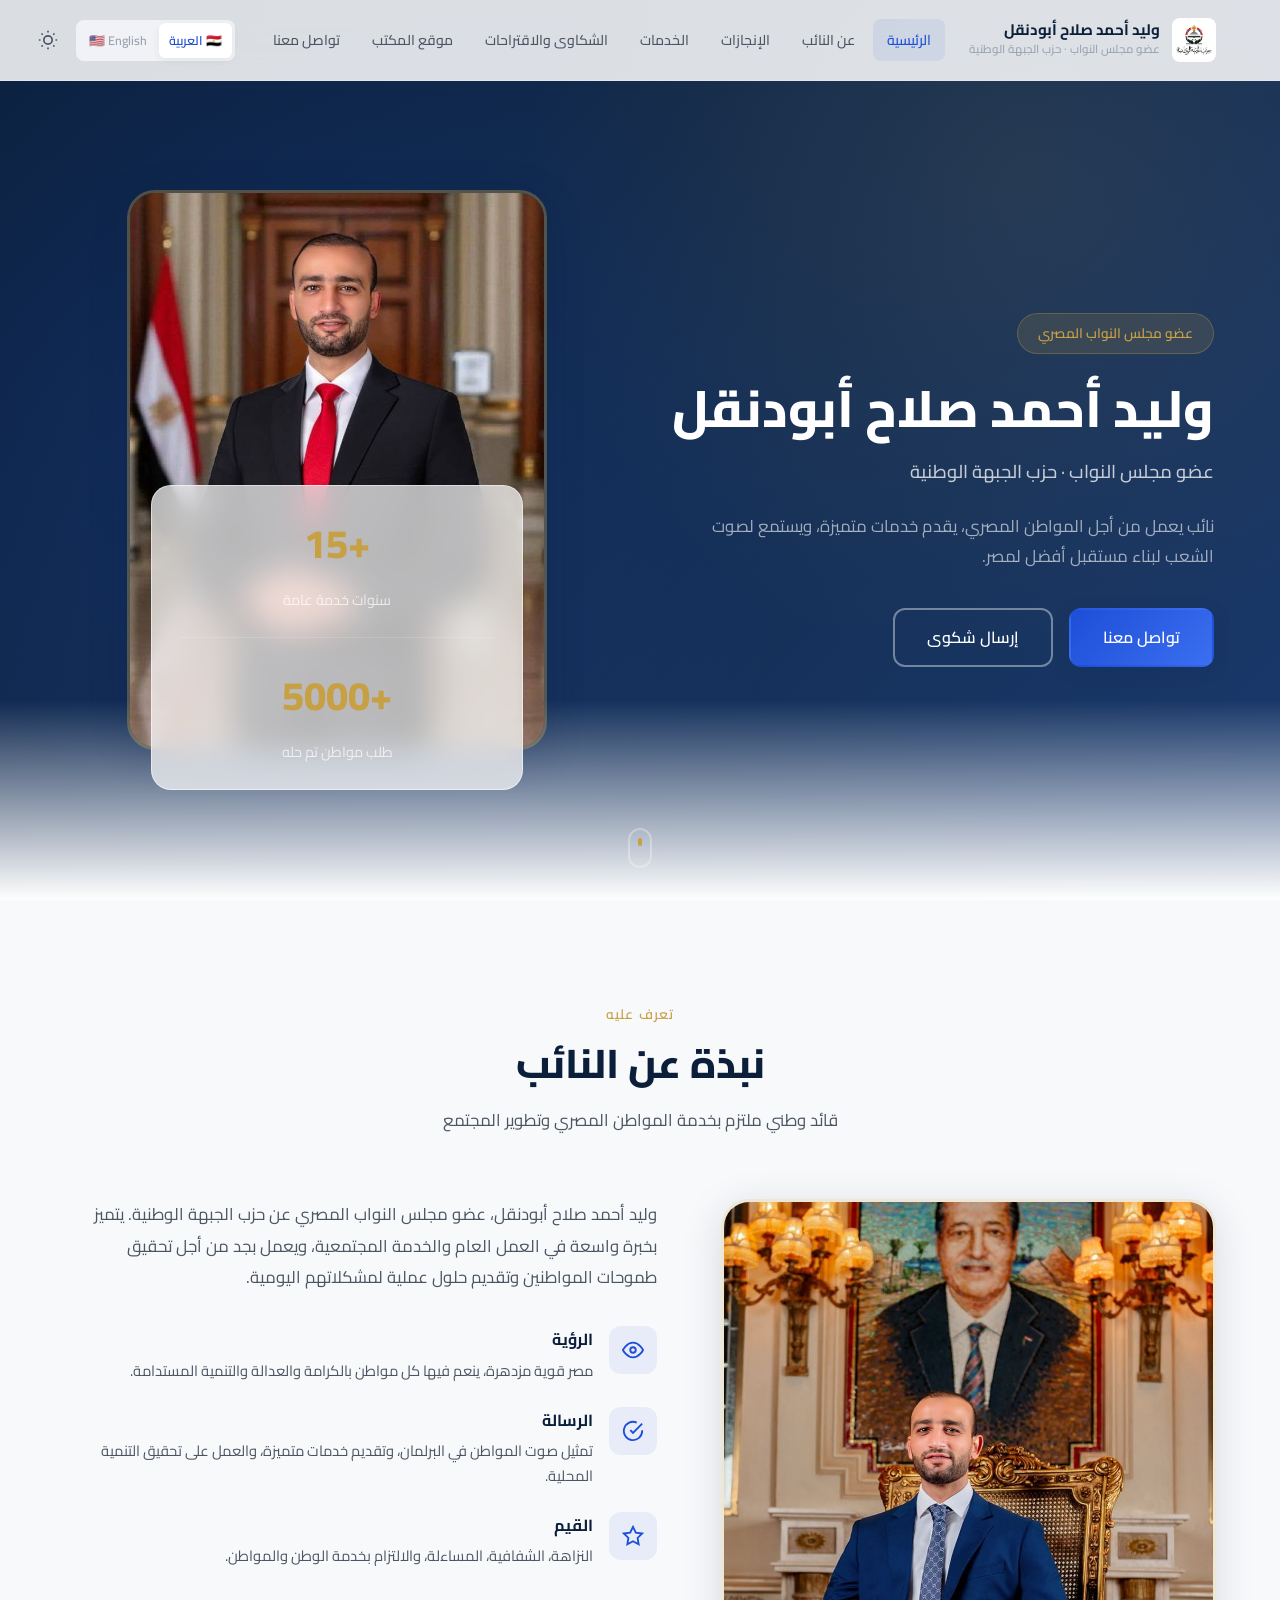
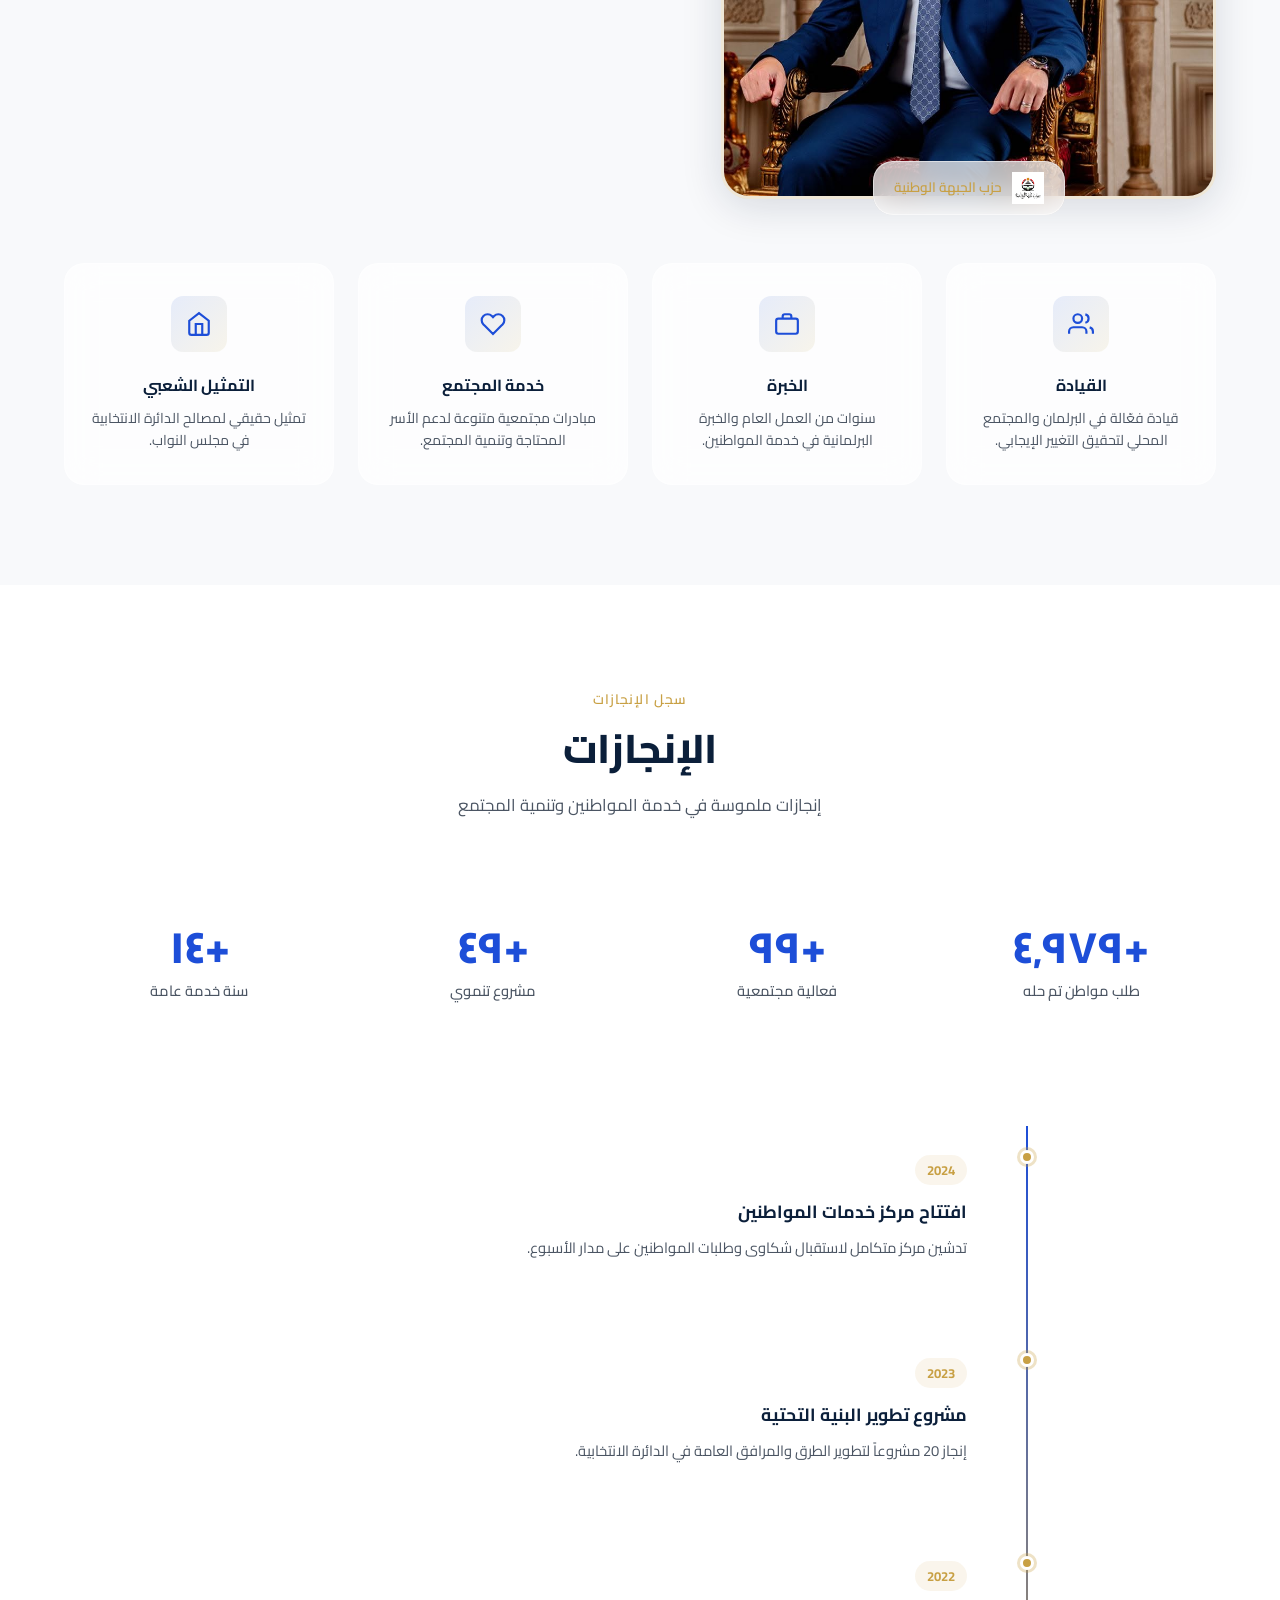
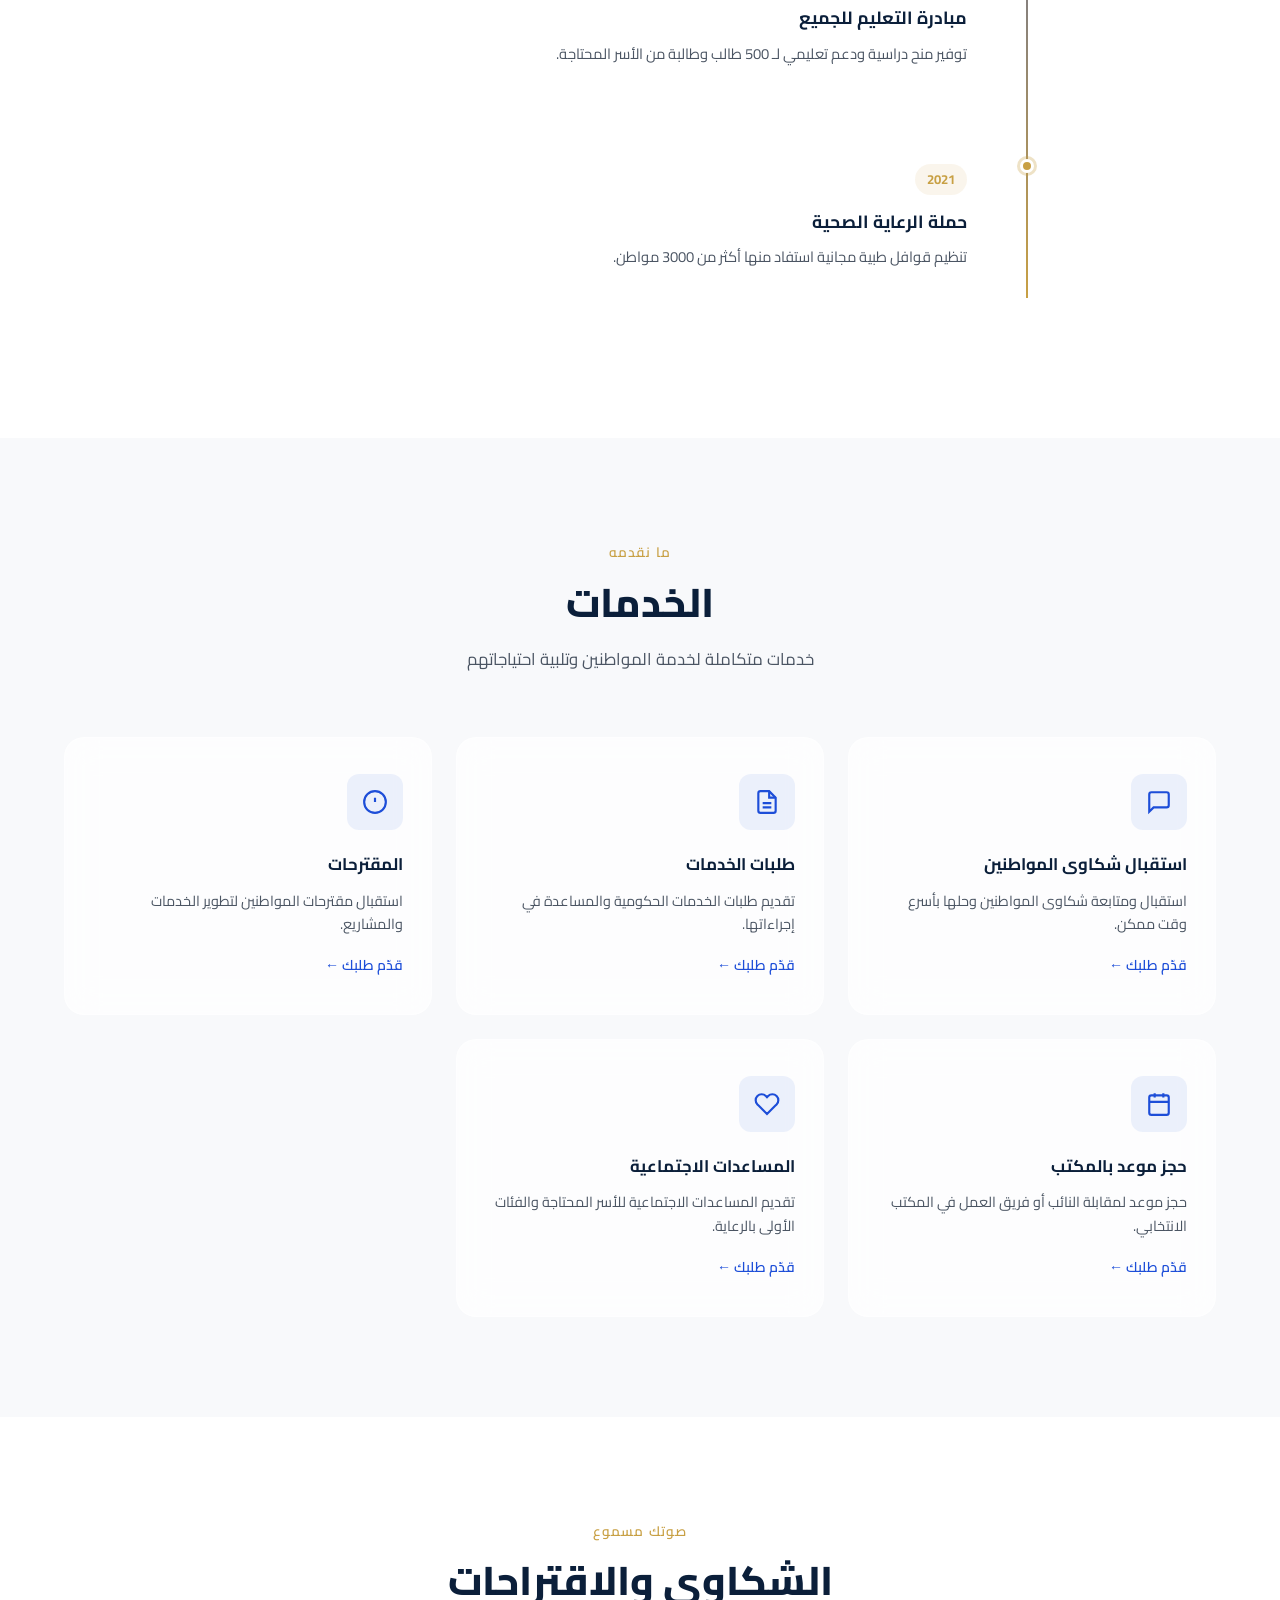
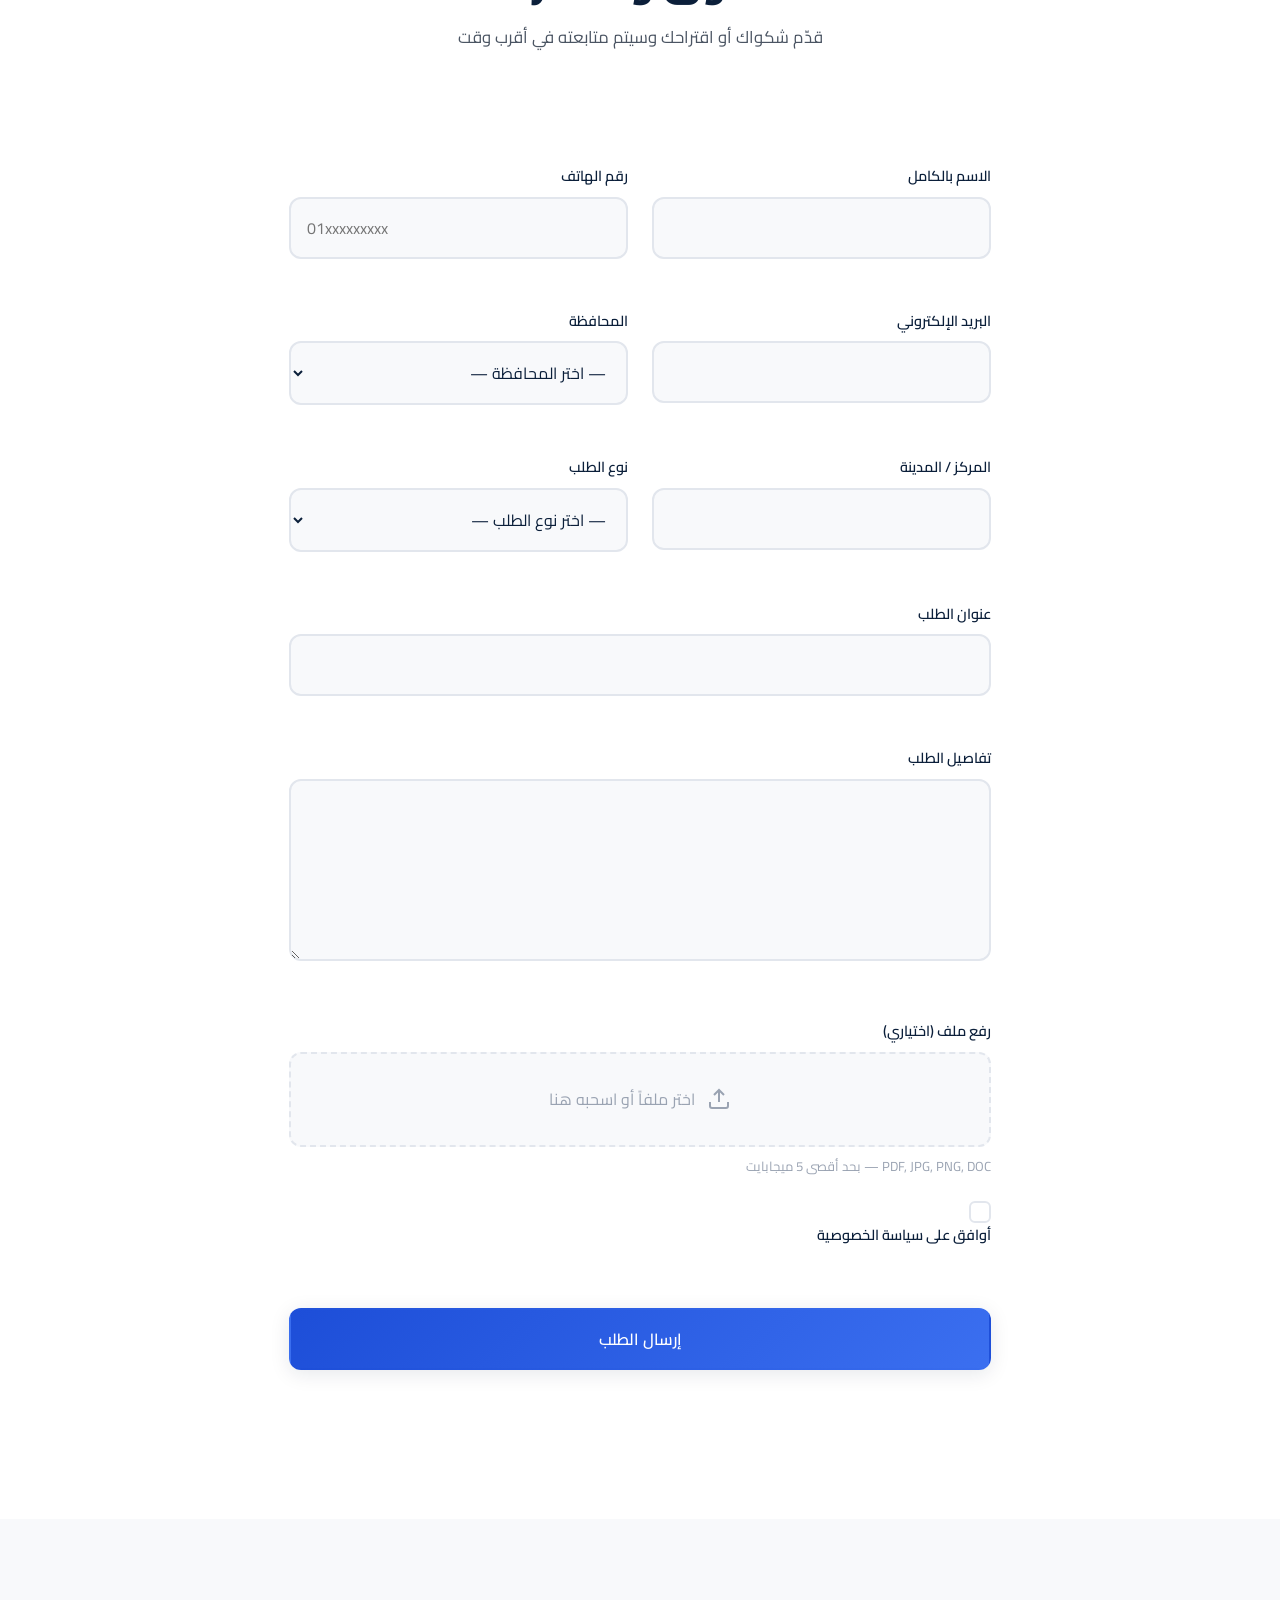
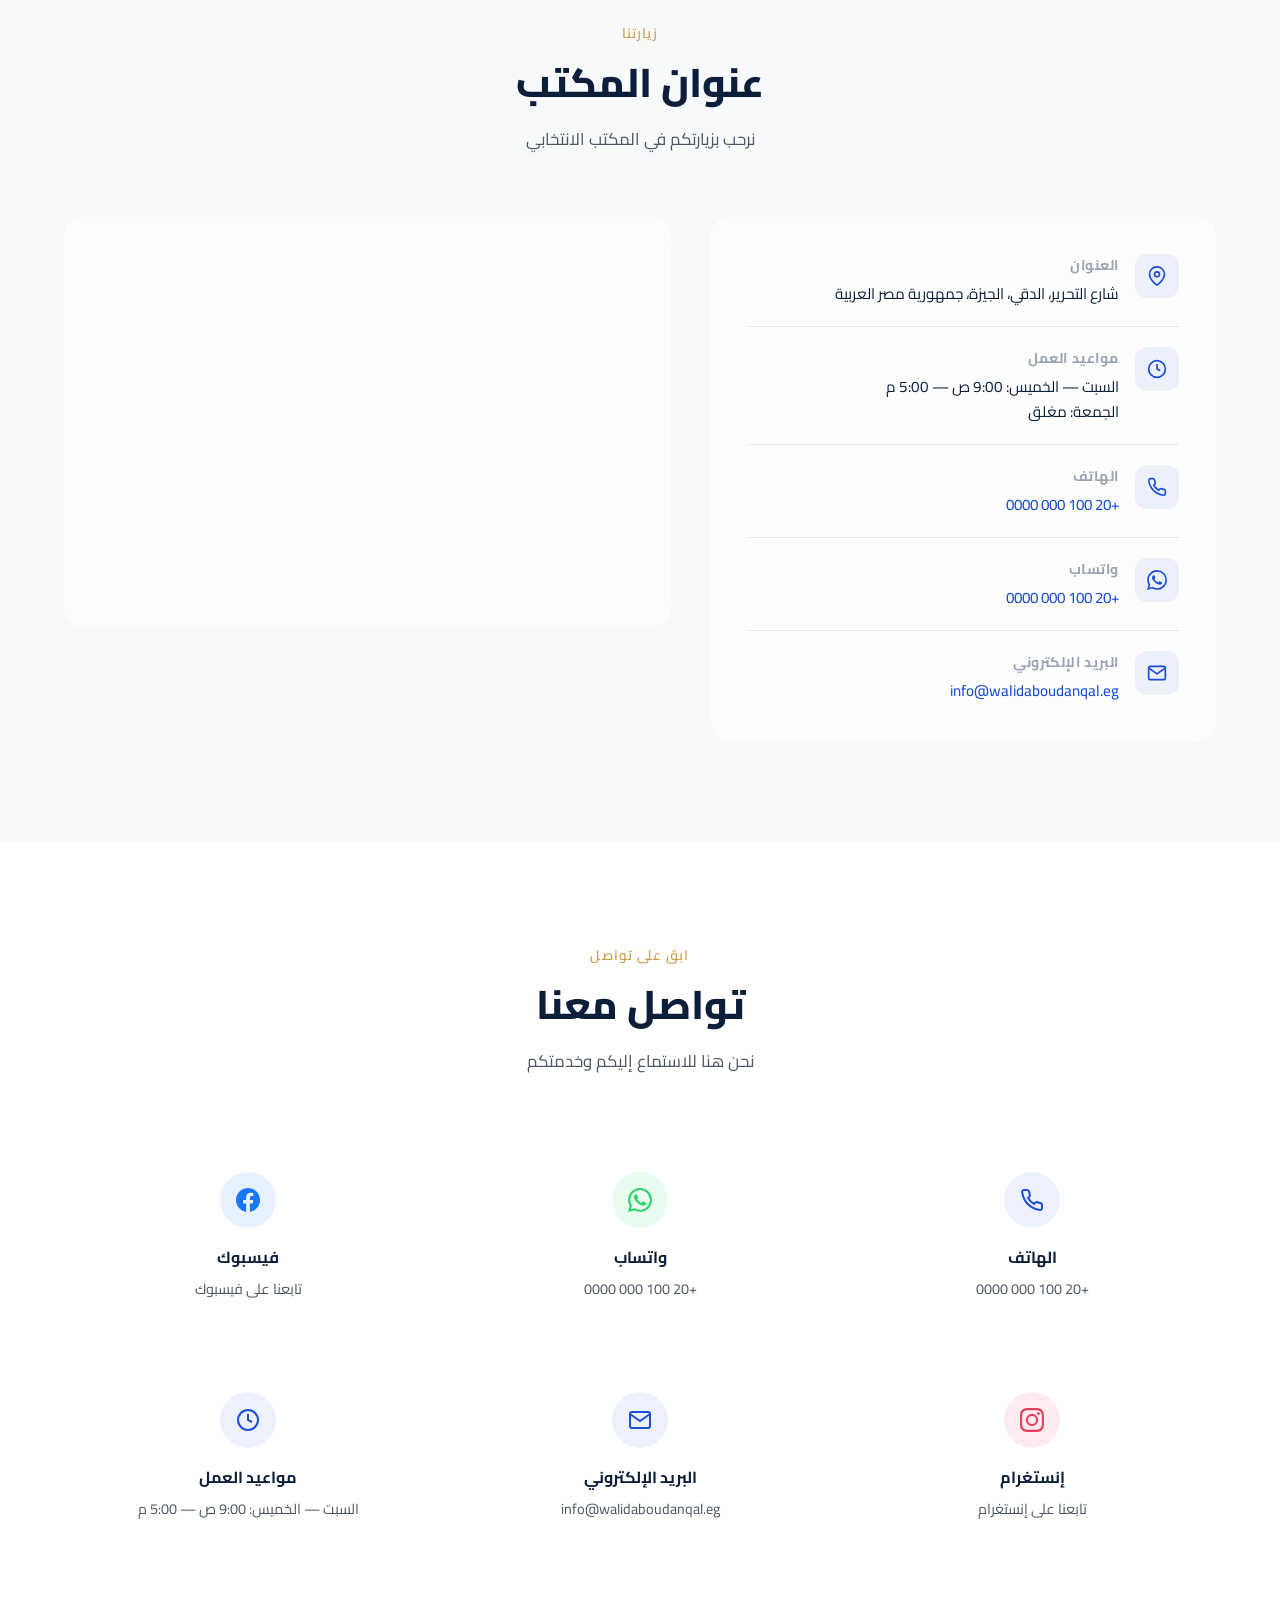
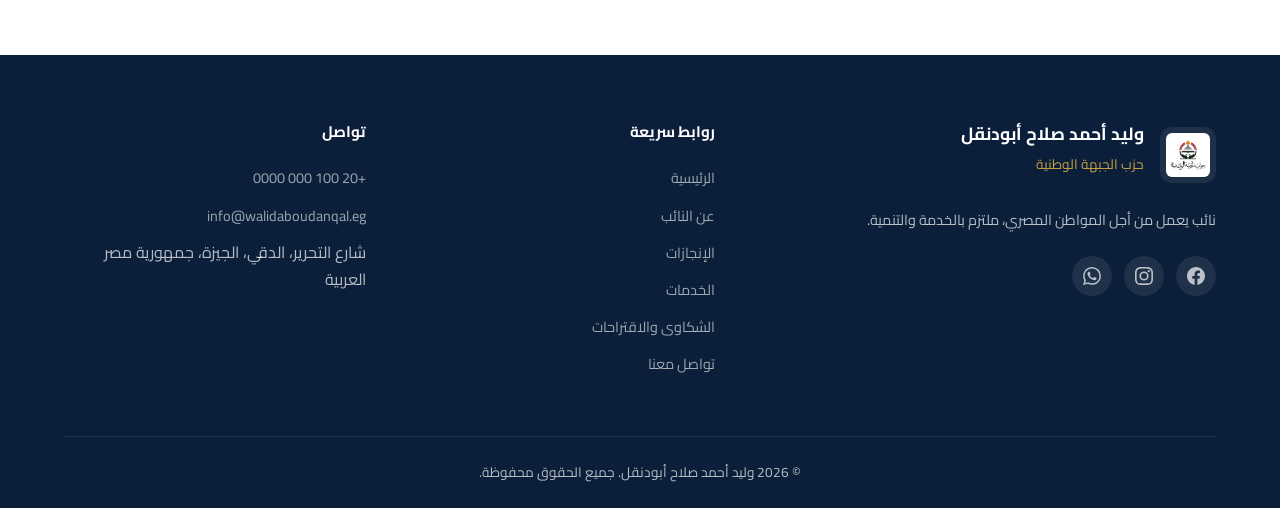
<file: index.html>
<!DOCTYPE html>
<html lang="ar" dir="rtl">
<head>
  <meta charset="UTF-8">
  <meta name="viewport" content="width=device-width, initial-scale=1.0">
  <meta name="description" content="الموقع الرسمي للنائب وليد أحمد صلاح أبودنقل — عضو مجلس النواب المصري عن حزب الجبهة الوطنية. خدمات المواطنين، الشكاوى، والتواصل المباشر.">
  <meta name="keywords" content="وليد أبودنقل, مجلس النواب, حزب الجبهة الوطنية, نائب, مصر, شكاوى مواطنين">
  <meta name="author" content="وليد أحمد صلاح أبودنقل">
  <meta name="robots" content="index, follow">

  <!-- Open Graph -->
  <meta property="og:type" content="website">
  <meta property="og:title" content="وليد أحمد صلاح أبودنقل | عضو مجلس النواب">
  <meta property="og:description" content="الموقع الرسمي للنائب وليد أحمد صلاح أبودنقل — خدمات المواطنين والتواصل المباشر">
  <meta property="og:locale" content="ar_EG">
  <meta property="og:locale:alternate" content="en_US">
  <meta property="og:site_name" content="وليد أبودنقل">
  <meta property="og:image" content="waleed.jpg">

  <title>وليد أحمد صلاح أبودنقل | عضو مجلس النواب</title>
  <link rel="icon" href="logo.png" type="image/png">

  <!-- Fonts -->
  <link rel="preconnect" href="https://fonts.googleapis.com">
  <link rel="preconnect" href="https://fonts.gstatic.com" crossorigin>
  <link href="https://fonts.googleapis.com/css2?family=Cairo:wght@300;400;500;600;700;800&family=Inter:wght@300;400;500;600;700;800&display=swap" rel="stylesheet">

  <!-- Styles -->
  <link rel="stylesheet" href="style.css">

  <!-- Schema.org — Politician -->
  <script type="application/ld+json">
  {
    "@context": "https://schema.org",
    "@type": "Person",
    "name": "وليد أحمد صلاح أبودنقل",
    "alternateName": "Walid Ahmed Salah Aboudanqal",
    "jobTitle": "Member of the Egyptian House of Representatives",
    "nationality": { "@type": "Country", "name": "Egypt" },
    "memberOf": {
      "@type": "Organization",
      "name": "حزب الجبهة الوطنية",
      "alternateName": "National Front Party"
    },
    "url": "https://walidaboudanqal.eg",
    "email": "info@walidaboudanqal.eg",
    "telephone": "+201000000000",
    "image": "waleed.jpg"
  }
  </script>
</head>
<body>

  <!-- Loading Screen -->
  <div id="loading-screen" class="loading-screen" aria-hidden="true">
    <div class="loading-content">
      <div class="loading-logo">
        <img src="logo.png" alt="" width="80" height="80" aria-hidden="true">
      </div>
      <div class="loading-bar"><div class="loading-progress"></div></div>
      <p class="loading-text" data-i18n="loading">جاري التحميل...</p>
    </div>
  </div>

  <!-- Skip Link -->
  <a href="#main-content" class="skip-link" data-i18n="skipToContent">تخطي إلى المحتوى</a>

  <!-- Header / Navigation -->
  <header id="header" class="header" role="banner">
    <div class="container header-inner">
      <!-- Logo & Name -->
      <a href="#home" class="logo" aria-label="الصفحة الرئيسية">
        <div class="logo-icon">
          <img src="logo.png" alt="حزب الجبهة الوطنية" width="44" height="44" data-i18n-alt="logoAlt">
        </div>
        <div class="logo-text">
          <span class="logo-name" data-i18n="mpName">وليد أحمد صلاح أبودنقل</span>
          <span class="logo-subtitle" data-i18n="logoSubtitle">عضو مجلس النواب · حزب الجبهة الوطنية</span>
        </div>
      </a>

      <!-- Desktop Navigation -->
      <nav class="nav" role="navigation" aria-label="القائمة الرئيسية">
        <ul class="nav-list" id="nav-list">
          <li><a href="#home" class="nav-link active" data-i18n="navHome">الرئيسية</a></li>
          <li><a href="#about" class="nav-link" data-i18n="navAbout">عن النائب</a></li>
          <li><a href="#achievements" class="nav-link" data-i18n="navAchievements">الإنجازات</a></li>
          <li><a href="#services" class="nav-link" data-i18n="navServices">الخدمات</a></li>
          <li><a href="#complaints" class="nav-link" data-i18n="navComplaints">الشكاوى والاقتراحات</a></li>
          <li><a href="#office" class="nav-link" data-i18n="navOffice">موقع المكتب</a></li>
          <li><a href="#contact" class="nav-link" data-i18n="navContact">تواصل معنا</a></li>
        </ul>
      </nav>

      <!-- Header Actions -->
      <div class="header-actions">
        <!-- Language Switcher -->
        <div class="lang-switch" role="group" aria-label="تبديل اللغة">
          <button class="lang-btn active" data-lang="ar" aria-pressed="true" aria-label="العربية">
            🇪🇬 <span>العربية</span>
          </button>
          <button class="lang-btn" data-lang="en" aria-pressed="false" aria-label="English">
            🇺🇸 <span>English</span>
          </button>
        </div>

        <!-- Theme Toggle -->
        <button id="theme-toggle" class="theme-toggle" aria-label="تبديل الوضع الليلي" title="تبديل الوضع">
          <svg class="icon-sun" viewBox="0 0 24 24" fill="none" stroke="currentColor" stroke-width="2" aria-hidden="true">
            <circle cx="12" cy="12" r="5"/><path d="M12 1v2M12 21v2M4.22 4.22l1.42 1.42M18.36 18.36l1.42 1.42M1 12h2M21 12h2M4.22 19.78l1.42-1.42M18.36 5.64l1.42-1.42"/>
          </svg>
          <svg class="icon-moon" viewBox="0 0 24 24" fill="none" stroke="currentColor" stroke-width="2" aria-hidden="true">
            <path d="M21 12.79A9 9 0 1 1 11.21 3 7 7 0 0 0 21 12.79z"/>
          </svg>
        </button>

        <!-- Mobile Menu Toggle -->
        <button id="menu-toggle" class="menu-toggle" aria-expanded="false" aria-controls="nav-list" aria-label="فتح القائمة">
          <span></span><span></span><span></span>
        </button>
      </div>
    </div>
  </header>

  <main id="main-content">

    <!-- Hero Section -->
    <section id="home" class="hero" aria-labelledby="hero-title">
      <div class="hero-bg" aria-hidden="true">
        <div class="hero-pattern"></div>
        <div class="hero-gradient"></div>
      </div>
      <div class="container hero-inner">
        <div class="hero-content reveal">
          <div class="hero-badge" data-i18n="heroBadge">عضو مجلس النواب المصري</div>
          <h1 id="hero-title" class="hero-title" data-i18n="mpName">وليد أحمد صلاح أبودنقل</h1>
          <p class="hero-subtitle" data-i18n="heroSubtitle">عضو مجلس النواب · حزب الجبهة الوطنية</p>
          <p class="hero-desc" data-i18n="heroDesc">نائب يعمل من أجل المواطن المصري، يقدم خدمات متميزة، ويستمع لصوت الشعب لبناء مستقبل أفضل لمصر.</p>
          <div class="hero-buttons">
            <a href="#contact" class="btn btn-primary" data-i18n="heroBtnContact">تواصل معنا</a>
            <a href="#complaints" class="btn btn-outline" data-i18n="heroBtnComplaint">إرسال شكوى</a>
          </div>
        </div>
        <div class="hero-visual reveal">
          <div class="hero-portrait-wrap">
            <img src="waleed.jpg" alt="وليد أحمد صلاح أبودنقل - عضو مجلس النواب" class="hero-portrait" width="420" height="560" loading="eager" data-i18n-alt="heroPhotoAlt">
            <div class="hero-card glass">
              <div class="hero-stat">
                <span class="hero-stat-num">+15</span>
                <span class="hero-stat-label" data-i18n="heroStatYears">سنوات خدمة عامة</span>
              </div>
              <div class="hero-divider"></div>
              <div class="hero-stat">
                <span class="hero-stat-num">+5000</span>
                <span class="hero-stat-label" data-i18n="heroStatRequests">طلب مواطن تم حله</span>
              </div>
            </div>
          </div>
        </div>
      </div>
      <div class="hero-scroll" aria-hidden="true">
        <div class="scroll-indicator"></div>
      </div>
    </section>

    <!-- About Section -->
    <section id="about" class="section about" aria-labelledby="about-title">
      <div class="container">
        <div class="section-header reveal">
          <span class="section-tag" data-i18n="aboutTag">تعرف عليه</span>
          <h2 id="about-title" class="section-title" data-i18n="aboutTitle">نبذة عن النائب</h2>
          <p class="section-desc" data-i18n="aboutDesc">قائد وطني ملتزم بخدمة المواطن المصري وتطوير المجتمع</p>
        </div>

        <div class="about-grid">
          <!-- Representative Photo -->
          <div class="about-image reveal">
            <div class="about-image-frame">
              <img src="waleed2.jpg" alt="وليد أحمد صلاح أبودنقل - عضو مجلس النواب" class="about-photo" width="480" height="600" loading="lazy" data-i18n-alt="aboutPhotoAlt">
              <div class="about-badge glass">
                <img src="logo.png" alt="" class="about-badge-logo" width="32" height="32" aria-hidden="true">
                <span data-i18n="aboutBadge">حزب الجبهة الوطنية</span>
              </div>
            </div>
          </div>

          <!-- Biography -->
          <div class="about-content reveal">
            <p class="about-bio" data-i18n="aboutBio">وليد أحمد صلاح أبودنقل، عضو مجلس النواب المصري عن حزب الجبهة الوطنية. يتميز بخبرة واسعة في العمل العام والخدمة المجتمعية، ويعمل بجد من أجل تحقيق طموحات المواطنين وتقديم حلول عملية لمشكلاتهم اليومية.</p>

            <div class="about-pillars">
              <div class="pillar">
                <div class="pillar-icon" aria-hidden="true">
                  <svg viewBox="0 0 24 24" fill="none" stroke="currentColor" stroke-width="2"><path d="M1 12s4-8 11-8 11 8 11 8-4 8-11 8-11-8-11-8z"/><circle cx="12" cy="12" r="3"/></svg>
                </div>
                <div>
                  <h3 data-i18n="visionTitle">الرؤية</h3>
                  <p data-i18n="visionText">مصر قوية مزدهرة، ينعم فيها كل مواطن بالكرامة والعدالة والتنمية المستدامة.</p>
                </div>
              </div>
              <div class="pillar">
                <div class="pillar-icon" aria-hidden="true">
                  <svg viewBox="0 0 24 24" fill="none" stroke="currentColor" stroke-width="2"><path d="M22 11.08V12a10 10 0 1 1-5.93-9.14"/><polyline points="22 4 12 14.01 9 11.01"/></svg>
                </div>
                <div>
                  <h3 data-i18n="missionTitle">الرسالة</h3>
                  <p data-i18n="missionText">تمثيل صوت المواطن في البرلمان، وتقديم خدمات متميزة، والعمل على تحقيق التنمية المحلية.</p>
                </div>
              </div>
              <div class="pillar">
                <div class="pillar-icon" aria-hidden="true">
                  <svg viewBox="0 0 24 24" fill="none" stroke="currentColor" stroke-width="2"><polygon points="12 2 15.09 8.26 22 9.27 17 14.14 18.18 21.02 12 17.77 5.82 21.02 7 14.14 2 9.27 8.91 8.26 12 2"/></svg>
                </div>
                <div>
                  <h3 data-i18n="valuesTitle">القيم</h3>
                  <p data-i18n="valuesText">النزاهة، الشفافية، المساءلة، والالتزام بخدمة الوطن والمواطن.</p>
                </div>
              </div>
            </div>
          </div>
        </div>

        <!-- Value Cards -->
        <div class="about-cards">
          <div class="about-card glass reveal">
            <div class="about-card-icon" aria-hidden="true">
              <svg viewBox="0 0 24 24" fill="none" stroke="currentColor" stroke-width="2"><path d="M17 21v-2a4 4 0 0 0-4-4H5a4 4 0 0 0-4 4v2"/><circle cx="9" cy="7" r="4"/><path d="M23 21v-2a4 4 0 0 0-3-3.87"/><path d="M16 3.13a4 4 0 0 1 0 7.75"/></svg>
            </div>
            <h3 data-i18n="cardLeadership">القيادة</h3>
            <p data-i18n="cardLeadershipDesc">قيادة فعّالة في البرلمان والمجتمع المحلي لتحقيق التغيير الإيجابي.</p>
          </div>
          <div class="about-card glass reveal">
            <div class="about-card-icon" aria-hidden="true">
              <svg viewBox="0 0 24 24" fill="none" stroke="currentColor" stroke-width="2"><rect x="2" y="7" width="20" height="14" rx="2"/><path d="M16 7V5a2 2 0 0 0-2-2h-4a2 2 0 0 0-2 2v2"/></svg>
            </div>
            <h3 data-i18n="cardExperience">الخبرة</h3>
            <p data-i18n="cardExperienceDesc">سنوات من العمل العام والخبرة البرلمانية في خدمة المواطنين.</p>
          </div>
          <div class="about-card glass reveal">
            <div class="about-card-icon" aria-hidden="true">
              <svg viewBox="0 0 24 24" fill="none" stroke="currentColor" stroke-width="2"><path d="M20.84 4.61a5.5 5.5 0 0 0-7.78 0L12 5.67l-1.06-1.06a5.5 5.5 0 0 0-7.78 7.78l1.06 1.06L12 21.23l7.78-7.78 1.06-1.06a5.5 5.5 0 0 0 0-7.78z"/></svg>
            </div>
            <h3 data-i18n="cardCommunity">خدمة المجتمع</h3>
            <p data-i18n="cardCommunityDesc">مبادرات مجتمعية متنوعة لدعم الأسر المحتاجة وتنمية المجتمع.</p>
          </div>
          <div class="about-card glass reveal">
            <div class="about-card-icon" aria-hidden="true">
              <svg viewBox="0 0 24 24" fill="none" stroke="currentColor" stroke-width="2"><path d="M3 9l9-7 9 7v11a2 2 0 0 1-2 2H5a2 2 0 0 1-2-2z"/><polyline points="9 22 9 12 15 12 15 22"/></svg>
            </div>
            <h3 data-i18n="cardRepresentation">التمثيل الشعبي</h3>
            <p data-i18n="cardRepresentationDesc">تمثيل حقيقي لمصالح الدائرة الانتخابية في مجلس النواب.</p>
          </div>
        </div>
      </div>
    </section>

    <!-- Achievements Section -->
    <section id="achievements" class="section achievements" aria-labelledby="achievements-title">
      <div class="container">
        <div class="section-header reveal">
          <span class="section-tag" data-i18n="achievementsTag">سجل الإنجازات</span>
          <h2 id="achievements-title" class="section-title" data-i18n="achievementsTitle">الإنجازات</h2>
          <p class="section-desc" data-i18n="achievementsDesc">إنجازات ملموسة في خدمة المواطنين وتنمية المجتمع</p>
        </div>

        <!-- Statistics Counters -->
        <div class="stats-grid reveal">
          <div class="stat-card glass">
            <span class="stat-number" data-target="5000" data-prefix="+">0</span>
            <span class="stat-label" data-i18n="statRequests">طلب مواطن تم حله</span>
          </div>
          <div class="stat-card glass">
            <span class="stat-number" data-target="100" data-prefix="+">0</span>
            <span class="stat-label" data-i18n="statEvents">فعالية مجتمعية</span>
          </div>
          <div class="stat-card glass">
            <span class="stat-number" data-target="50" data-prefix="+">0</span>
            <span class="stat-label" data-i18n="statProjects">مشروع تنموي</span>
          </div>
          <div class="stat-card glass">
            <span class="stat-number" data-target="15" data-prefix="+">0</span>
            <span class="stat-label" data-i18n="statYears">سنة خدمة عامة</span>
          </div>
        </div>

        <!-- Timeline -->
        <div class="timeline reveal">
          <div class="timeline-item">
            <div class="timeline-dot"></div>
            <div class="timeline-content glass">
              <span class="timeline-year">2024</span>
              <h3 data-i18n="timeline1Title">افتتاح مركز خدمات المواطنين</h3>
              <p data-i18n="timeline1Desc">تدشين مركز متكامل لاستقبال شكاوى وطلبات المواطنين على مدار الأسبوع.</p>
            </div>
          </div>
          <div class="timeline-item">
            <div class="timeline-dot"></div>
            <div class="timeline-content glass">
              <span class="timeline-year">2023</span>
              <h3 data-i18n="timeline2Title">مشروع تطوير البنية التحتية</h3>
              <p data-i18n="timeline2Desc">إنجاز 20 مشروعاً لتطوير الطرق والمرافق العامة في الدائرة الانتخابية.</p>
            </div>
          </div>
          <div class="timeline-item">
            <div class="timeline-dot"></div>
            <div class="timeline-content glass">
              <span class="timeline-year">2022</span>
              <h3 data-i18n="timeline3Title">مبادرة التعليم للجميع</h3>
              <p data-i18n="timeline3Desc">توفير منح دراسية ودعم تعليمي لـ 500 طالب وطالبة من الأسر المحتاجة.</p>
            </div>
          </div>
          <div class="timeline-item">
            <div class="timeline-dot"></div>
            <div class="timeline-content glass">
              <span class="timeline-year">2021</span>
              <h3 data-i18n="timeline4Title">حملة الرعاية الصحية</h3>
              <p data-i18n="timeline4Desc">تنظيم قوافل طبية مجانية استفاد منها أكثر من 3000 مواطن.</p>
            </div>
          </div>
        </div>
      </div>
    </section>

    <!-- Services Section -->
    <section id="services" class="section services" aria-labelledby="services-title">
      <div class="container">
        <div class="section-header reveal">
          <span class="section-tag" data-i18n="servicesTag">ما نقدمه</span>
          <h2 id="services-title" class="section-title" data-i18n="servicesTitle">الخدمات</h2>
          <p class="section-desc" data-i18n="servicesDesc">خدمات متكاملة لخدمة المواطنين وتلبية احتياجاتهم</p>
        </div>

        <div class="services-grid">
          <div class="service-card glass reveal">
            <div class="service-icon" aria-hidden="true">
              <svg viewBox="0 0 24 24" fill="none" stroke="currentColor" stroke-width="2"><path d="M21 15a2 2 0 0 1-2 2H7l-4 4V5a2 2 0 0 1 2-2h14a2 2 0 0 1 2 2z"/></svg>
            </div>
            <h3 data-i18n="service1Title">استقبال شكاوى المواطنين</h3>
            <p data-i18n="service1Desc">استقبال ومتابعة شكاوى المواطنين وحلها بأسرع وقت ممكن.</p>
            <a href="#complaints" class="service-link" data-i18n="serviceLink">قدّم طلبك ←</a>
          </div>
          <div class="service-card glass reveal">
            <div class="service-icon" aria-hidden="true">
              <svg viewBox="0 0 24 24" fill="none" stroke="currentColor" stroke-width="2"><path d="M14 2H6a2 2 0 0 0-2 2v16a2 2 0 0 0 2 2h12a2 2 0 0 0 2-2V8z"/><polyline points="14 2 14 8 20 8"/><line x1="16" y1="13" x2="8" y2="13"/><line x1="16" y1="17" x2="8" y2="17"/></svg>
            </div>
            <h3 data-i18n="service2Title">طلبات الخدمات</h3>
            <p data-i18n="service2Desc">تقديم طلبات الخدمات الحكومية والمساعدة في إجراءاتها.</p>
            <a href="#complaints" class="service-link" data-i18n="serviceLink">قدّم طلبك ←</a>
          </div>
          <div class="service-card glass reveal">
            <div class="service-icon" aria-hidden="true">
              <svg viewBox="0 0 24 24" fill="none" stroke="currentColor" stroke-width="2"><circle cx="12" cy="12" r="10"/><line x1="12" y1="8" x2="12" y2="12"/><line x1="12" y1="16" x2="12.01" y2="16"/></svg>
            </div>
            <h3 data-i18n="service3Title">المقترحات</h3>
            <p data-i18n="service3Desc">استقبال مقترحات المواطنين لتطوير الخدمات والمشاريع.</p>
            <a href="#complaints" class="service-link" data-i18n="serviceLink">قدّم طلبك ←</a>
          </div>
          <div class="service-card glass reveal">
            <div class="service-icon" aria-hidden="true">
              <svg viewBox="0 0 24 24" fill="none" stroke="currentColor" stroke-width="2"><rect x="3" y="4" width="18" height="18" rx="2"/><line x1="16" y1="2" x2="16" y2="6"/><line x1="8" y1="2" x2="8" y2="6"/><line x1="3" y1="10" x2="21" y2="10"/></svg>
            </div>
            <h3 data-i18n="service4Title">حجز موعد بالمكتب</h3>
            <p data-i18n="service4Desc">حجز موعد لمقابلة النائب أو فريق العمل في المكتب الانتخابي.</p>
            <a href="#complaints" class="service-link" data-i18n="serviceLink">قدّم طلبك ←</a>
          </div>
          <div class="service-card glass reveal">
            <div class="service-icon" aria-hidden="true">
              <svg viewBox="0 0 24 24" fill="none" stroke="currentColor" stroke-width="2"><path d="M20.84 4.61a5.5 5.5 0 0 0-7.78 0L12 5.67l-1.06-1.06a5.5 5.5 0 0 0-7.78 7.78l1.06 1.06L12 21.23l7.78-7.78 1.06-1.06a5.5 5.5 0 0 0 0-7.78z"/></svg>
            </div>
            <h3 data-i18n="service5Title">المساعدات الاجتماعية</h3>
            <p data-i18n="service5Desc">تقديم المساعدات الاجتماعية للأسر المحتاجة والفئات الأولى بالرعاية.</p>
            <a href="#complaints" class="service-link" data-i18n="serviceLink">قدّم طلبك ←</a>
          </div>
        </div>
      </div>
    </section>

    <!-- Complaints Section -->
    <section id="complaints" class="section complaints" aria-labelledby="complaints-title">
      <div class="container">
        <div class="section-header reveal">
          <span class="section-tag" data-i18n="complaintsTag">صوتك مسموع</span>
          <h2 id="complaints-title" class="section-title" data-i18n="complaintsTitle">الشكاوى والاقتراحات</h2>
          <p class="section-desc" data-i18n="complaintsDesc">قدّم شكواك أو اقتراحك وسيتم متابعته في أقرب وقت</p>
        </div>

        <form id="complaint-form" class="complaint-form glass reveal" novalidate aria-labelledby="complaints-title">
          <div class="form-row">
            <div class="form-group">
              <label for="fullName" data-i18n="formName">الاسم بالكامل <span class="required">*</span></label>
              <input type="text" id="fullName" name="fullName" required autocomplete="name" aria-required="true">
              <span class="form-error" id="error-fullName"></span>
            </div>
            <div class="form-group">
              <label for="phone" data-i18n="formPhone">رقم الهاتف <span class="required">*</span></label>
              <input type="tel" id="phone" name="phone" required autocomplete="tel" aria-required="true" placeholder="01xxxxxxxxx">
              <span class="form-error" id="error-phone"></span>
            </div>
          </div>

          <div class="form-row">
            <div class="form-group">
              <label for="email" data-i18n="formEmail">البريد الإلكتروني</label>
              <input type="email" id="email" name="email" autocomplete="email">
              <span class="form-error" id="error-email"></span>
            </div>
            <div class="form-group">
              <label for="governorate" data-i18n="formGovernorate">المحافظة <span class="required">*</span></label>
              <select id="governorate" name="governorate" required aria-required="true">
                <option value="" data-i18n="formSelectGov">— اختر المحافظة —</option>
                <option value="cairo" data-i18n="govCairo">القاهرة</option>
                <option value="alexandria" data-i18n="govAlex">الإسكندرية</option>
                <option value="giza" data-i18n="govGiza">الجيزة</option>
                <option value="sharqia" data-i18n="govSharqia">الشرقية</option>
                <option value="dakahlia" data-i18n="govDakahlia">الدقهلية</option>
                <option value="other" data-i18n="govOther">أخرى</option>
              </select>
              <span class="form-error" id="error-governorate"></span>
            </div>
          </div>

          <div class="form-row">
            <div class="form-group">
              <label for="city" data-i18n="formCity">المركز / المدينة <span class="required">*</span></label>
              <input type="text" id="city" name="city" required aria-required="true">
              <span class="form-error" id="error-city"></span>
            </div>
            <div class="form-group">
              <label for="requestType" data-i18n="formType">نوع الطلب <span class="required">*</span></label>
              <select id="requestType" name="requestType" required aria-required="true">
                <option value="" data-i18n="formSelectType">— اختر نوع الطلب —</option>
                <option value="complaint" data-i18n="typeComplaint">شكوى</option>
                <option value="suggestion" data-i18n="typeSuggestion">اقتراح</option>
                <option value="inquiry" data-i18n="typeInquiry">استفسار</option>
              </select>
              <span class="form-error" id="error-requestType"></span>
            </div>
          </div>

          <div class="form-group">
            <label for="subject" data-i18n="formSubject">عنوان الطلب <span class="required">*</span></label>
            <input type="text" id="subject" name="subject" required aria-required="true">
            <span class="form-error" id="error-subject"></span>
          </div>

          <div class="form-group">
            <label for="details" data-i18n="formDetails">تفاصيل الطلب <span class="required">*</span></label>
            <textarea id="details" name="details" rows="5" required aria-required="true"></textarea>
            <span class="form-error" id="error-details"></span>
          </div>

          <div class="form-group">
            <label for="attachment" data-i18n="formFile">رفع ملف (اختياري)</label>
            <div class="file-upload">
              <input type="file" id="attachment" name="attachment" accept=".pdf,.jpg,.jpeg,.png,.doc,.docx" aria-describedby="file-hint">
              <div class="file-upload-label">
                <svg viewBox="0 0 24 24" fill="none" stroke="currentColor" stroke-width="2" aria-hidden="true"><path d="M21 15v4a2 2 0 0 1-2 2H5a2 2 0 0 1-2-2v-4"/><polyline points="17 8 12 3 7 8"/><line x1="12" y1="3" x2="12" y2="15"/></svg>
                <span data-i18n="formFileLabel">اختر ملفاً أو اسحبه هنا</span>
              </div>
              <span class="file-name" id="file-name"></span>
            </div>
            <small id="file-hint" class="form-hint" data-i18n="formFileHint">PDF, JPG, PNG, DOC — بحد أقصى 5 ميجابايت</small>
          </div>

          <div class="form-group form-checkbox">
            <label class="checkbox-label">
              <input type="checkbox" id="privacy" name="privacy" required aria-required="true">
              <span class="checkbox-custom"></span>
              <span data-i18n="formPrivacy">أوافق على سياسة الخصوصية</span>
            </label>
            <span class="form-error" id="error-privacy"></span>
          </div>

          <button type="submit" class="btn btn-primary btn-full" data-i18n="formSubmit">إرسال الطلب</button>
        </form>
      </div>
    </section>

    <!-- Office Location Section -->
    <section id="office" class="section office" aria-labelledby="office-title">
      <div class="container">
        <div class="section-header reveal">
          <span class="section-tag" data-i18n="officeTag">زيارتنا</span>
          <h2 id="office-title" class="section-title" data-i18n="officeTitle">عنوان المكتب</h2>
          <p class="section-desc" data-i18n="officeDesc">نرحب بزيارتكم في المكتب الانتخابي</p>
        </div>

        <div class="office-grid">
          <div class="office-info reveal">
            <div class="office-card glass">
              <div class="office-item">
                <div class="office-icon" aria-hidden="true">
                  <svg viewBox="0 0 24 24" fill="none" stroke="currentColor" stroke-width="2"><path d="M21 10c0 7-9 13-9 13s-9-6-9-13a9 9 0 0 1 18 0z"/><circle cx="12" cy="10" r="3"/></svg>
                </div>
                <div>
                  <h3 data-i18n="officeAddressTitle">العنوان</h3>
                  <p data-i18n="officeAddress">شارع التحرير، الدقي، الجيزة، جمهورية مصر العربية</p>
                </div>
              </div>
              <div class="office-item">
                <div class="office-icon" aria-hidden="true">
                  <svg viewBox="0 0 24 24" fill="none" stroke="currentColor" stroke-width="2"><circle cx="12" cy="12" r="10"/><polyline points="12 6 12 12 16 14"/></svg>
                </div>
                <div>
                  <h3 data-i18n="officeHoursTitle">مواعيد العمل</h3>
                  <p data-i18n="officeHours">السبت — الخميس: 9:00 ص — 5:00 م<br>الجمعة: مغلق</p>
                </div>
              </div>
              <div class="office-item">
                <div class="office-icon" aria-hidden="true">
                  <svg viewBox="0 0 24 24" fill="none" stroke="currentColor" stroke-width="2"><path d="M22 16.92v3a2 2 0 0 1-2.18 2 19.79 19.79 0 0 1-8.63-3.07 19.5 19.5 0 0 1-6-6 19.79 19.79 0 0 1-3.07-8.67A2 2 0 0 1 4.11 2h3a2 2 0 0 1 2 1.72c.127.96.361 1.903.7 2.81a2 2 0 0 1-.45 2.11L8.09 9.91a16 16 0 0 0 6 6l1.27-1.27a2 2 0 0 1 2.11-.45c.907.339 1.85.573 2.81.7A2 2 0 0 1 22 16.92z"/></svg>
                </div>
                <div>
                  <h3 data-i18n="officePhoneTitle">الهاتف</h3>
                  <p><a href="tel:+201000000000">+20 100 000 0000</a></p>
                </div>
              </div>
              <div class="office-item">
                <div class="office-icon" aria-hidden="true">
                  <svg viewBox="0 0 24 24" fill="currentColor" aria-hidden="true"><path d="M17.472 14.382c-.297-.149-1.758-.867-2.03-.967-.273-.099-.471-.148-.67.15-.197.297-.767.966-.94 1.164-.173.199-.347.223-.644.075-.297-.15-1.255-.463-2.39-1.475-.883-.788-1.48-1.761-1.653-2.059-.173-.297-.018-.458.13-.606.134-.133.298-.347.446-.52.149-.174.198-.298.298-.497.099-.198.05-.371-.025-.52-.075-.149-.669-1.612-.916-2.207-.242-.579-.487-.5-.669-.51-.173-.008-.371-.01-.57-.01-.198 0-.52.074-.792.372-.272.297-1.04 1.016-1.04 2.479 0 1.462 1.065 2.875 1.213 3.074.149.198 2.096 3.2 5.077 4.487.709.306 1.262.489 1.694.625.712.227 1.36.195 1.871.118.571-.085 1.758-.719 2.006-1.413.248-.694.248-1.289.173-1.413-.074-.124-.272-.198-.57-.347m-5.421 7.403h-.004a9.87 9.87 0 01-5.031-1.378l-.361-.214-3.741.982.998-3.648-.235-.374a9.86 9.86 0 01-1.51-5.26c.001-5.45 4.436-9.884 9.888-9.884 2.64 0 5.122 1.03 6.988 2.898a9.825 9.825 0 012.893 6.994c-.003 5.45-4.435 9.884-9.884 9.884m8.413-18.297A11.815 11.815 0 0012.05 0C5.495 0 .16 5.335.157 11.892c0 2.096.547 4.142 1.588 5.945L.057 24l6.305-1.654a11.882 11.882 0 005.683 1.448h.005c6.554 0 11.89-5.335 11.893-11.893a11.821 11.821 0 00-3.48-8.413z"/></svg>
                </div>
                <div>
                  <h3 data-i18n="officeWhatsAppTitle">واتساب</h3>
                  <p><a href="https://wa.me/201000000000" target="_blank" rel="noopener noreferrer">+20 100 000 0000</a></p>
                </div>
              </div>
              <div class="office-item">
                <div class="office-icon" aria-hidden="true">
                  <svg viewBox="0 0 24 24" fill="none" stroke="currentColor" stroke-width="2"><path d="M4 4h16c1.1 0 2 .9 2 2v12c0 1.1-.9 2-2 2H4c-1.1 0-2-.9-2-2V6c0-1.1.9-2 2-2z"/><polyline points="22,6 12,13 2,6"/></svg>
                </div>
                <div>
                  <h3 data-i18n="officeEmailTitle">البريد الإلكتروني</h3>
                  <p><a href="mailto:info@walidaboudanqal.eg">info@walidaboudanqal.eg</a></p>
                </div>
              </div>
            </div>
          </div>

          <div class="office-map reveal">
            <div class="map-container glass">
              <iframe
                src="https://maps.google.com/maps?q=Cairo+Egypt&output=embed&hl=ar"
                title="موقع المكتب على الخريطة"
                loading="lazy"
                referrerpolicy="no-referrer-when-downgrade"
                allowfullscreen>
              </iframe>
            </div>
          </div>
        </div>
      </div>
    </section>

    <!-- Contact Section -->
    <section id="contact" class="section contact" aria-labelledby="contact-title">
      <div class="container">
        <div class="section-header reveal">
          <span class="section-tag" data-i18n="contactTag">ابقَ على تواصل</span>
          <h2 id="contact-title" class="section-title" data-i18n="contactTitle">تواصل معنا</h2>
          <p class="section-desc" data-i18n="contactDesc">نحن هنا للاستماع إليكم وخدمتكم</p>
        </div>

        <div class="contact-grid">
          <a href="tel:+201000000000" class="contact-card glass reveal">
            <div class="contact-icon" aria-hidden="true">
              <svg viewBox="0 0 24 24" fill="none" stroke="currentColor" stroke-width="2"><path d="M22 16.92v3a2 2 0 0 1-2.18 2 19.79 19.79 0 0 1-8.63-3.07 19.5 19.5 0 0 1-6-6 19.79 19.79 0 0 1-3.07-8.67A2 2 0 0 1 4.11 2h3a2 2 0 0 1 2 1.72c.127.96.361 1.903.7 2.81a2 2 0 0 1-.45 2.11L8.09 9.91a16 16 0 0 0 6 6l1.27-1.27a2 2 0 0 1 2.11-.45c.907.339 1.85.573 2.81.7A2 2 0 0 1 22 16.92z"/></svg>
            </div>
            <h3 data-i18n="contactPhone">الهاتف</h3>
            <p>+20 100 000 0000</p>
          </a>
          <a href="https://wa.me/201000000000" class="contact-card glass reveal" target="_blank" rel="noopener noreferrer">
            <div class="contact-icon whatsapp" aria-hidden="true">
              <svg viewBox="0 0 24 24" fill="currentColor"><path d="M17.472 14.382c-.297-.149-1.758-.867-2.03-.967-.273-.099-.471-.148-.67.15-.197.297-.767.966-.94 1.164-.173.199-.347.223-.644.075-.297-.15-1.255-.463-2.39-1.475-.883-.788-1.48-1.761-1.653-2.059-.173-.297-.018-.458.13-.606.134-.133.298-.347.446-.52.149-.174.198-.298.298-.497.099-.198.05-.371-.025-.52-.075-.149-.669-1.612-.916-2.207-.242-.579-.487-.5-.669-.51-.173-.008-.371-.01-.57-.01-.198 0-.52.074-.792.372-.272.297-1.04 1.016-1.04 2.479 0 1.462 1.065 2.875 1.213 3.074.149.198 2.096 3.2 5.077 4.487.709.306 1.262.489 1.694.625.712.227 1.36.195 1.871.118.571-.085 1.758-.719 2.006-1.413.248-.694.248-1.289.173-1.413-.074-.124-.272-.198-.57-.347m-5.421 7.403h-.004a9.87 9.87 0 01-5.031-1.378l-.361-.214-3.741.982.998-3.648-.235-.374a9.86 9.86 0 01-1.51-5.26c.001-5.45 4.436-9.884 9.888-9.884 2.64 0 5.122 1.03 6.988 2.898a9.825 9.825 0 012.893 6.994c-.003 5.45-4.435 9.884-9.884 9.884m8.413-18.297A11.815 11.815 0 0012.05 0C5.495 0 .16 5.335.157 11.892c0 2.096.547 4.142 1.588 5.945L.057 24l6.305-1.654a11.882 11.882 0 005.683 1.448h.005c6.554 0 11.89-5.335 11.893-11.893a11.821 11.821 0 00-3.48-8.413z"/></svg>
            </div>
            <h3 data-i18n="contactWhatsApp">واتساب</h3>
            <p>+20 100 000 0000</p>
          </a>
          <a href="https://facebook.com" class="contact-card glass reveal" target="_blank" rel="noopener noreferrer">
            <div class="contact-icon facebook" aria-hidden="true">
              <svg viewBox="0 0 24 24" fill="currentColor"><path d="M24 12.073c0-6.627-5.373-12-12-12s-12 5.373-12 12c0 5.99 4.388 10.954 10.125 11.854v-8.385H7.078v-3.47h3.047V9.43c0-3.007 1.792-4.669 4.533-4.669 1.312 0 2.686.235 2.686.235v2.953H15.83c-1.491 0-1.956.925-1.956 1.874v2.25h3.328l-.532 3.47h-2.796v8.385C19.612 23.027 24 18.062 24 12.073z"/></svg>
            </div>
            <h3 data-i18n="contactFacebook">فيسبوك</h3>
            <p data-i18n="contactFacebookDesc">تابعنا على فيسبوك</p>
          </a>
          <a href="https://instagram.com" class="contact-card glass reveal" target="_blank" rel="noopener noreferrer">
            <div class="contact-icon instagram" aria-hidden="true">
              <svg viewBox="0 0 24 24" fill="currentColor"><path d="M12 2.163c3.204 0 3.584.012 4.85.07 3.252.148 4.771 1.691 4.919 4.919.058 1.265.069 1.645.069 4.849 0 3.205-.012 3.584-.069 4.849-.149 3.225-1.664 4.771-4.919 4.919-1.266.058-1.644.07-4.85.07-3.204 0-3.584-.012-4.849-.07-3.26-.149-4.771-1.699-4.919-4.92-.058-1.265-.07-1.644-.07-4.849 0-3.204.013-3.583.07-4.849.149-3.227 1.664-4.771 4.919-4.919 1.266-.057 1.645-.069 4.849-.069zM12 0C8.741 0 8.333.014 7.053.072 2.695.272.273 2.69.073 7.052.014 8.333 0 8.741 0 12c0 3.259.014 3.668.072 4.948.2 4.358 2.618 6.78 6.98 6.98C8.333 23.986 8.741 24 12 24c3.259 0 3.668-.014 4.948-.072 4.354-.2 6.782-2.618 6.979-6.98.059-1.28.073-1.689.073-4.948 0-3.259-.014-3.667-.072-4.947-.196-4.354-2.617-6.78-6.979-6.98C15.668.014 15.259 0 12 0zm0 5.838a6.162 6.162 0 100 12.324 6.162 6.162 0 000-12.324zM12 16a4 4 0 110-8 4 4 0 010 8zm6.406-11.845a1.44 1.44 0 100 2.881 1.44 1.44 0 000-2.881z"/></svg>
            </div>
            <h3 data-i18n="contactInstagram">إنستغرام</h3>
            <p data-i18n="contactInstagramDesc">تابعنا على إنستغرام</p>
          </a>
          <a href="mailto:info@walidaboudanqal.eg" class="contact-card glass reveal">
            <div class="contact-icon" aria-hidden="true">
              <svg viewBox="0 0 24 24" fill="none" stroke="currentColor" stroke-width="2"><path d="M4 4h16c1.1 0 2 .9 2 2v12c0 1.1-.9 2-2 2H4c-1.1 0-2-.9-2-2V6c0-1.1.9-2 2-2z"/><polyline points="22,6 12,13 2,6"/></svg>
            </div>
            <h3 data-i18n="contactEmail">البريد الإلكتروني</h3>
            <p>info@walidaboudanqal.eg</p>
          </a>
          <div class="contact-card glass reveal">
            <div class="contact-icon" aria-hidden="true">
              <svg viewBox="0 0 24 24" fill="none" stroke="currentColor" stroke-width="2"><circle cx="12" cy="12" r="10"/><polyline points="12 6 12 12 16 14"/></svg>
            </div>
            <h3 data-i18n="contactHours">مواعيد العمل</h3>
            <p data-i18n="contactHoursDesc">السبت — الخميس: 9:00 ص — 5:00 م</p>
          </div>
        </div>
      </div>
    </section>

  </main>

  <!-- Footer -->
  <footer class="footer" role="contentinfo">
    <div class="container">
      <div class="footer-grid">
        <div class="footer-brand">
          <div class="footer-logo">
            <img src="logo.png" alt="حزب الجبهة الوطنية" class="footer-logo-img" width="56" height="56" data-i18n-alt="logoAlt">
            <div class="footer-logo-text">
              <span class="footer-name" data-i18n="mpName">وليد أحمد صلاح أبودنقل</span>
              <span class="footer-party" data-i18n="footerParty">حزب الجبهة الوطنية</span>
            </div>
          </div>
          <p class="footer-desc" data-i18n="footerDesc">نائب يعمل من أجل المواطن المصري، ملتزم بالخدمة والتنمية.</p>
          <div class="footer-social">
            <a href="https://facebook.com" target="_blank" rel="noopener noreferrer" aria-label="Facebook">
              <svg viewBox="0 0 24 24" fill="currentColor"><path d="M24 12.073c0-6.627-5.373-12-12-12s-12 5.373-12 12c0 5.99 4.388 10.954 10.125 11.854v-8.385H7.078v-3.47h3.047V9.43c0-3.007 1.792-4.669 4.533-4.669 1.312 0 2.686.235 2.686.235v2.953H15.83c-1.491 0-1.956.925-1.956 1.874v2.25h3.328l-.532 3.47h-2.796v8.385C19.612 23.027 24 18.062 24 12.073z"/></svg>
            </a>
            <a href="https://instagram.com" target="_blank" rel="noopener noreferrer" aria-label="Instagram">
              <svg viewBox="0 0 24 24" fill="currentColor"><path d="M12 2.163c3.204 0 3.584.012 4.85.07 3.252.148 4.771 1.691 4.919 4.919.058 1.265.069 1.645.069 4.849 0 3.205-.012 3.584-.069 4.849-.149 3.225-1.664 4.771-4.919 4.919-1.266.058-1.644.07-4.85.07-3.204 0-3.584-.012-4.849-.07-3.26-.149-4.771-1.699-4.919-4.92-.058-1.265-.07-1.644-.07-4.849 0-3.204.013-3.583.07-4.849.149-3.227 1.664-4.771 4.919-4.919 1.266-.057 1.645-.069 4.849-.069zM12 0C8.741 0 8.333.014 7.053.072 2.695.272.273 2.69.073 7.052.014 8.333 0 8.741 0 12c0 3.259.014 3.668.072 4.948.2 4.358 2.618 6.78 6.98 6.98C8.333 23.986 8.741 24 12 24c3.259 0 3.668-.014 4.948-.072 4.354-.2 6.782-2.618 6.979-6.98.059-1.28.073-1.689.073-4.948 0-3.259-.014-3.667-.072-4.947-.196-4.354-2.617-6.78-6.979-6.98C15.668.014 15.259 0 12 0zm0 5.838a6.162 6.162 0 100 12.324 6.162 6.162 0 000-12.324zM12 16a4 4 0 110-8 4 4 0 010 8zm6.406-11.845a1.44 1.44 0 100 2.881 1.44 1.44 0 000-2.881z"/></svg>
            </a>
            <a href="https://wa.me/201000000000" target="_blank" rel="noopener noreferrer" aria-label="WhatsApp">
              <svg viewBox="0 0 24 24" fill="currentColor"><path d="M17.472 14.382c-.297-.149-1.758-.867-2.03-.967-.273-.099-.471-.148-.67.15-.197.297-.767.966-.94 1.164-.173.199-.347.223-.644.075-.297-.15-1.255-.463-2.39-1.475-.883-.788-1.48-1.761-1.653-2.059-.173-.297-.018-.458.13-.606.134-.133.298-.347.446-.52.149-.174.198-.298.298-.497.099-.198.05-.371-.025-.52-.075-.149-.669-1.612-.916-2.207-.242-.579-.487-.5-.669-.51-.173-.008-.371-.01-.57-.01-.198 0-.52.074-.792.372-.272.297-1.04 1.016-1.04 2.479 0 1.462 1.065 2.875 1.213 3.074.149.198 2.096 3.2 5.077 4.487.709.306 1.262.489 1.694.625.712.227 1.36.195 1.871.118.571-.085 1.758-.719 2.006-1.413.248-.694.248-1.289.173-1.413-.074-.124-.272-.198-.57-.347m-5.421 7.403h-.004a9.87 9.87 0 01-5.031-1.378l-.361-.214-3.741.982.998-3.648-.235-.374a9.86 9.86 0 01-1.51-5.26c.001-5.45 4.436-9.884 9.888-9.884 2.64 0 5.122 1.03 6.988 2.898a9.825 9.825 0 012.893 6.994c-.003 5.45-4.435 9.884-9.884 9.884m8.413-18.297A11.815 11.815 0 0012.05 0C5.495 0 .16 5.335.157 11.892c0 2.096.547 4.142 1.588 5.945L.057 24l6.305-1.654a11.882 11.882 0 005.683 1.448h.005c6.554 0 11.89-5.335 11.893-11.893a11.821 11.821 0 00-3.48-8.413z"/></svg>
            </a>
          </div>
        </div>

        <div class="footer-links">
          <h3 data-i18n="footerQuickLinks">روابط سريعة</h3>
          <ul>
            <li><a href="#home" data-i18n="navHome">الرئيسية</a></li>
            <li><a href="#about" data-i18n="navAbout">عن النائب</a></li>
            <li><a href="#achievements" data-i18n="navAchievements">الإنجازات</a></li>
            <li><a href="#services" data-i18n="navServices">الخدمات</a></li>
            <li><a href="#complaints" data-i18n="navComplaints">الشكاوى والاقتراحات</a></li>
            <li><a href="#contact" data-i18n="navContact">تواصل معنا</a></li>
          </ul>
        </div>

        <div class="footer-contact">
          <h3 data-i18n="footerContact">تواصل</h3>
          <ul>
            <li><a href="tel:+201000000000">+20 100 000 0000</a></li>
            <li><a href="mailto:info@walidaboudanqal.eg">info@walidaboudanqal.eg</a></li>
            <li data-i18n="officeAddress">شارع التحرير، الدقي، الجيزة</li>
          </ul>
        </div>
      </div>

      <div class="footer-bottom">
        <p>&copy; <span id="year"></span> <span data-i18n="mpName">وليد أحمد صلاح أبودنقل</span>. <span data-i18n="footerRights">جميع الحقوق محفوظة.</span></p>
      </div>
    </div>
  </footer>

  <!-- Back to Top Button -->
  <button id="back-to-top" class="back-to-top" aria-label="العودة للأعلى" title="العودة للأعلى">
    <svg viewBox="0 0 24 24" fill="none" stroke="currentColor" stroke-width="2" aria-hidden="true"><polyline points="18 15 12 9 6 15"/></svg>
  </button>

  <!-- Success Popup -->
  <div id="success-popup" class="popup-overlay" role="dialog" aria-modal="true" aria-labelledby="popup-title" hidden>
    <div class="popup glass">
      <div class="popup-icon" aria-hidden="true">
        <svg viewBox="0 0 24 24" fill="none" stroke="currentColor" stroke-width="2"><path d="M22 11.08V12a10 10 0 1 1-5.93-9.14"/><polyline points="22 4 12 14.01 9 11.01"/></svg>
      </div>
      <h3 id="popup-title" data-i18n="popupTitle">تم الإرسال بنجاح!</h3>
      <p data-i18n="popupDesc">شكراً لتواصلك معنا. سيتم مراجعة طلبك والرد عليك في أقرب وقت.</p>
      <button id="popup-close" class="btn btn-primary" data-i18n="popupClose">حسناً</button>
    </div>
  </div>

  <script src="script.js"></script>
</body>
</html>
</file>
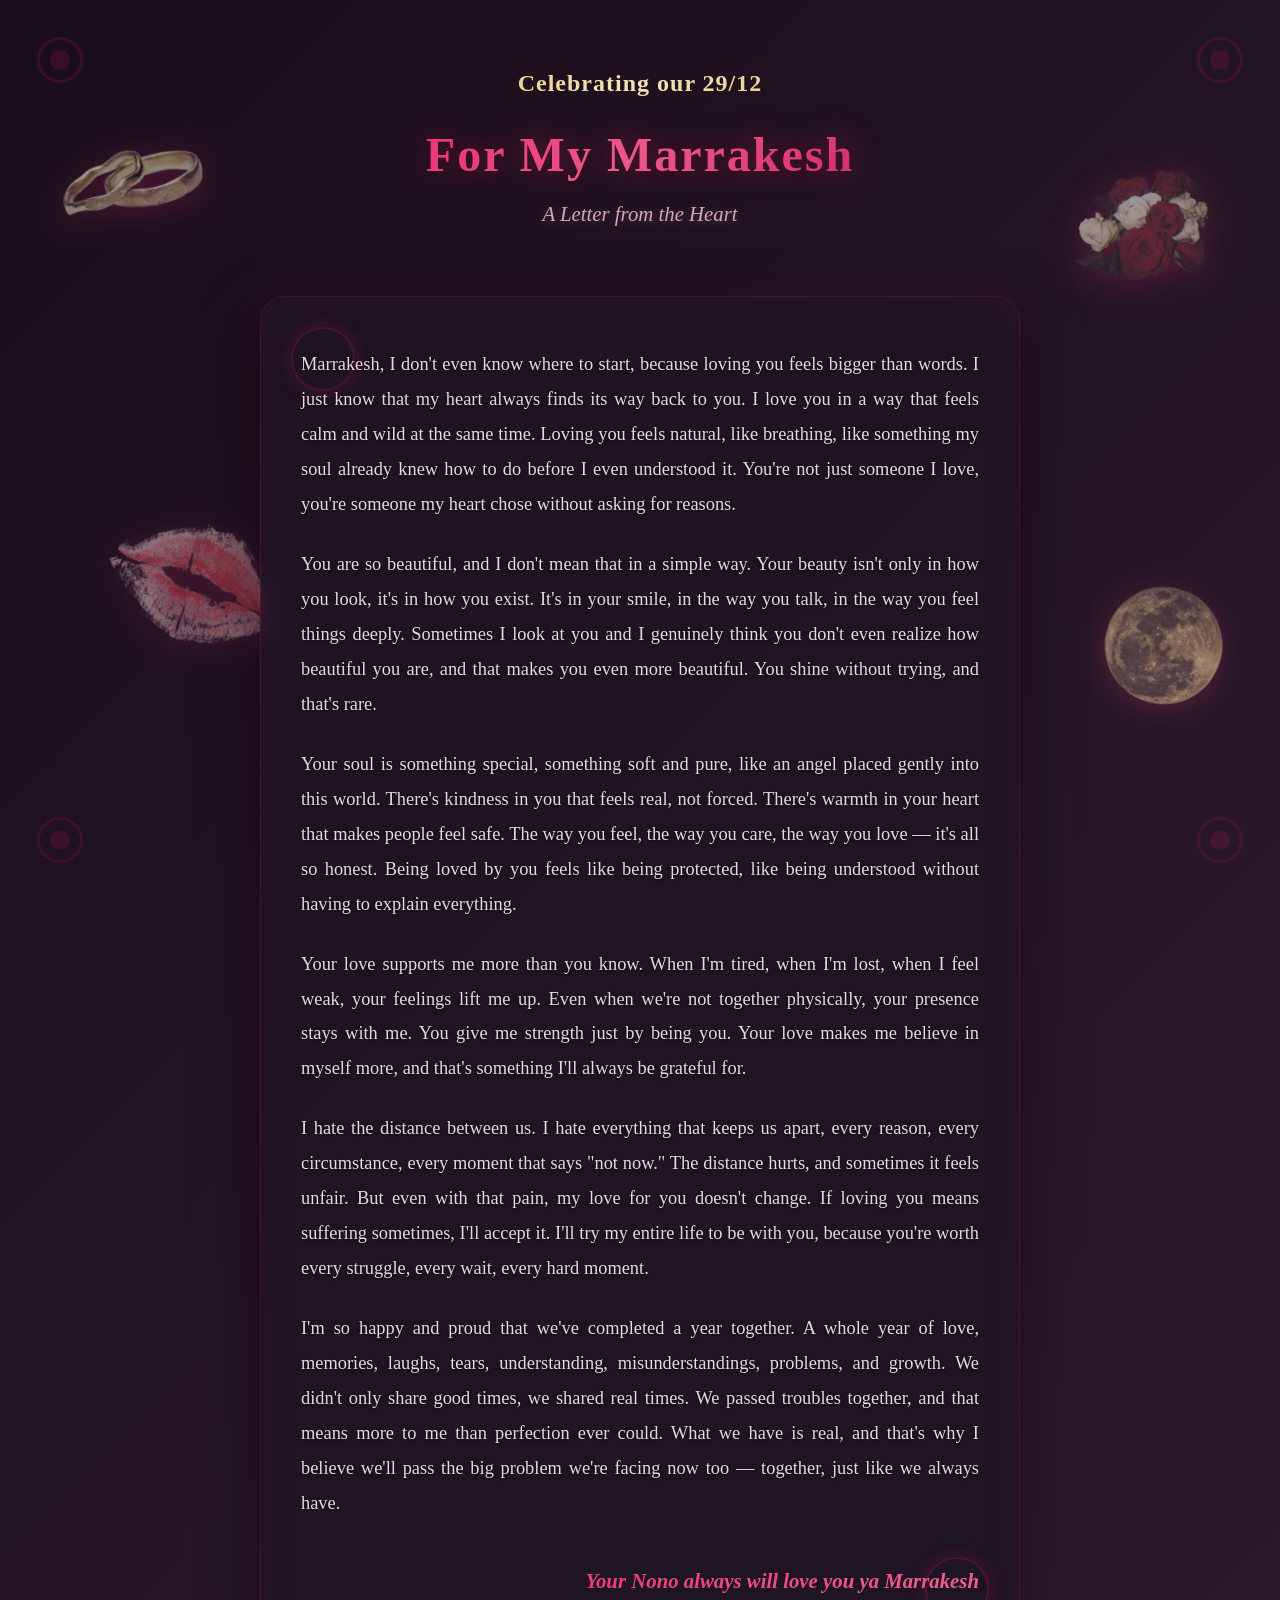
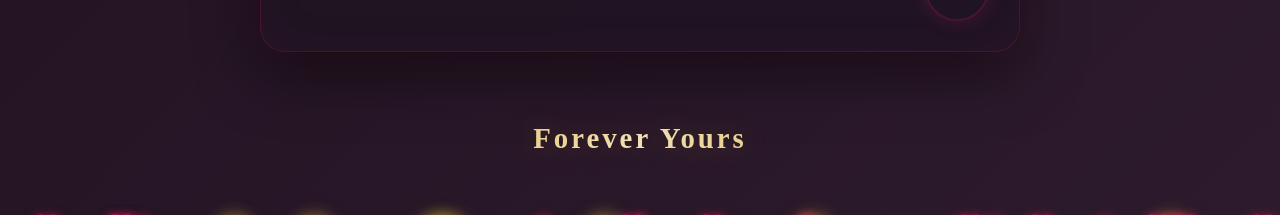
<file: m.html>
<!DOCTYPE html>
<html lang="en">
<head>
    <meta charset="UTF-8">
    <meta name="viewport" content="width=device-width, initial-scale=1.0">
    <title>For My Love</title>
    <style>
        * {
            margin: 0;
            padding: 0;
            box-sizing: border-box;
        }

        body {
            font-family: 'Georgia', 'Times New Roman', serif;
            background: linear-gradient(135deg, #1a0d1a 0%, #2d1b2d 25%, #3d253d 50%, #2d1b2d 75%, #1a0d1a 100%);
            background-size: 400% 400%;
            animation: gradientShift 15s ease infinite;
            min-height: 100vh;
            overflow-x: hidden;
            position: relative;
        }

        @keyframes gradientShift {
            0% { background-position: 0% 50%; }
            50% { background-position: 100% 50%; }
            100% { background-position: 0% 50%; }
        }

        /* CSS Heart Shape */
        .heart {
            position: fixed;
            width: 30px;
            height: 30px;
            animation: floatHeart 10s infinite ease-in-out;
            pointer-events: none;
            z-index: 1;
        }

        .heart::before,
        .heart::after {
            content: '';
            width: 15px;
            height: 24px;
            position: absolute;
            left: 15px;
            top: 0;
            background: linear-gradient(135deg, #c2185b, #e91e63, #f06292);
            border-radius: 15px 15px 0 0;
            transform: rotate(-45deg);
            transform-origin: 0 100%;
            box-shadow: 0 0 10px rgba(225, 29, 99, 0.5);
        }

        .heart::after {
            left: 0;
            transform: rotate(45deg);
            transform-origin: 100% 100%;
        }

        @keyframes floatHeart {
            0% {
                transform: translateY(100vh) translateX(0) rotate(0deg) scale(0.5);
                opacity: 0;
            }
            10% {
                opacity: 0.9;
            }
            50% {
                transform: translateY(50vh) translateX(20px) rotate(180deg) scale(1);
                opacity: 0.9;
            }
            90% {
                opacity: 0.9;
            }
            100% {
                transform: translateY(-100px) translateX(-20px) rotate(360deg) scale(0.5);
                opacity: 0;
            }
        }

        @keyframes floatHeartFromTouch {
            0% {
                transform: translateY(0) translateX(0) rotate(0deg) scale(0.5);
                opacity: 0;
            }
            20% {
                opacity: 1;
                transform: translateY(-20px) translateX(10px) rotate(45deg) scale(1);
            }
            100% {
                transform: translateY(-200px) translateX(30px) rotate(180deg) scale(0.3);
                opacity: 0;
            }
        }

        /* Wedding Ring CSS */
        .ring {
            position: fixed;
            width: 35px;
            height: 35px;
            pointer-events: none;
            z-index: 1;
            animation: floatRing 12s infinite ease-in-out;
        }

        .ring::before {
            content: '';
            position: absolute;
            width: 35px;
            height: 35px;
            border: 4px solid transparent;
            border-top-color: #d4af37;
            border-right-color: #f4e4bc;
            border-bottom-color: #d4af37;
            border-left-color: #f4e4bc;
            border-radius: 50%;
            box-shadow: 
                0 0 15px rgba(212, 175, 55, 0.6),
                inset 0 0 10px rgba(212, 175, 55, 0.3);
            animation: ringRotate 3s linear infinite;
        }

        .ring::after {
            content: '';
            position: absolute;
            width: 20px;
            height: 20px;
            top: 50%;
            left: 50%;
            transform: translate(-50%, -50%);
            border: 2px solid rgba(212, 175, 55, 0.3);
            border-radius: 50%;
        }

        @keyframes ringRotate {
            0% { transform: rotate(0deg); }
            100% { transform: rotate(360deg); }
        }

        @keyframes floatRing {
            0% {
                transform: translateY(100vh) translateX(0) rotate(0deg) scale(0.3);
                opacity: 0;
            }
            10% {
                opacity: 0.8;
            }
            50% {
                transform: translateY(50vh) translateX(-30px) rotate(180deg) scale(1);
                opacity: 0.8;
            }
            90% {
                opacity: 0.8;
            }
            100% {
                transform: translateY(-100px) translateX(30px) rotate(360deg) scale(0.3);
                opacity: 0;
            }
        }

        /* CSS Flower */
        .flower {
            position: fixed;
            width: 40px;
            height: 40px;
            pointer-events: none;
            z-index: 1;
            animation: floatFlower 14s infinite ease-in-out;
        }

        .flower-petal {
            position: absolute;
            width: 18px;
            height: 18px;
            background: linear-gradient(135deg, #8b1a3d, #c2185b, #e91e63);
            border-radius: 50% 0 50% 50%;
            transform-origin: center;
            box-shadow: 0 0 8px rgba(225, 29, 99, 0.4);
        }

        .flower-petal:nth-child(1) {
            top: 0;
            left: 50%;
            transform: translateX(-50%) rotate(0deg);
        }

        .flower-petal:nth-child(2) {
            right: 0;
            top: 50%;
            transform: translateY(-50%) rotate(90deg);
        }

        .flower-petal:nth-child(3) {
            bottom: 0;
            left: 50%;
            transform: translateX(-50%) rotate(180deg);
        }

        .flower-petal:nth-child(4) {
            left: 0;
            top: 50%;
            transform: translateY(-50%) rotate(270deg);
        }

        .flower-center {
            position: absolute;
            width: 12px;
            height: 12px;
            top: 50%;
            left: 50%;
            transform: translate(-50%, -50%);
            background: radial-gradient(circle, #ffc107, #ff9800);
            border-radius: 50%;
            box-shadow: 0 0 10px rgba(255, 193, 7, 0.6);
        }

        @keyframes floatFlower {
            0% {
                transform: translateY(100vh) translateX(0) rotate(0deg) scale(0.4);
                opacity: 0;
            }
            10% {
                opacity: 0.7;
            }
            50% {
                transform: translateY(50vh) translateX(40px) rotate(180deg) scale(1);
                opacity: 0.7;
            }
            90% {
                opacity: 0.7;
            }
            100% {
                transform: translateY(-100px) translateX(-40px) rotate(360deg) scale(0.4);
                opacity: 0;
            }
        }

        /* Container */
        .container {
            max-width: 800px;
            margin: 0 auto;
            padding: 20px;
            position: relative;
            z-index: 10;
        }

        /* Header */
        .header {
            text-align: center;
            padding: 50px 20px 40px;
            animation: fadeInDown 1.2s ease-out;
        }

        @keyframes fadeInDown {
            from {
                opacity: 0;
                transform: translateY(-40px);
            }
            to {
                opacity: 1;
                transform: translateY(0);
            }
        }

        .header h1 {
            font-size: 3rem;
            background: linear-gradient(135deg, #e91e63, #f06292, #c2185b);
            -webkit-background-clip: text;
            -webkit-text-fill-color: transparent;
            background-clip: text;
            margin-bottom: 15px;
            text-shadow: 0 0 30px rgba(225, 29, 99, 0.5);
            font-weight: bold;
            letter-spacing: 2px;
        }

        .header .subtitle {
            font-size: 1.3rem;
            color: #d4a5c7;
            font-style: italic;
            text-shadow: 0 2px 10px rgba(212, 165, 199, 0.3);
        }

        .header .celebration {
            font-size: 1.5rem;
            background: linear-gradient(135deg, #d4af37, #f4e4bc, #d4af37);
            -webkit-background-clip: text;
            -webkit-text-fill-color: transparent;
            background-clip: text;
            margin-bottom: 20px;
            font-weight: 600;
            letter-spacing: 1px;
            animation: fadeInDown 1.4s ease-out;
        }

        .header-title-wrapper {
            text-align: center;
            margin: 30px 0 20px 0;
            animation: fadeInDown 1.6s ease-out;
        }

        .header-title-wrapper h1 {
            margin: 0;
        }

        /* Decorative Images - Randomly positioned */
        .decorative-image {
            position: fixed;
            max-width: 180px;
            max-height: 180px;
            width: auto;
            height: auto;
            opacity: 0.6;
            z-index: 2;
            pointer-events: none;
            filter: drop-shadow(0 5px 15px rgba(225, 29, 99, 0.4));
            animation: floatImage 20s infinite ease-in-out;
            mix-blend-mode: screen;
        }

        @keyframes floatImage {
            0%, 100% {
                transform: translate(0, 0) rotate(0deg);
            }
            25% {
                transform: translate(30px, -30px) rotate(5deg);
            }
            50% {
                transform: translate(-20px, -50px) rotate(-5deg);
            }
            75% {
                transform: translate(-30px, 20px) rotate(3deg);
            }
        }

        /* Letter Container */
        .letter-container {
            background: rgba(30, 20, 35, 0.85);
            backdrop-filter: blur(10px);
            border: 1px solid rgba(225, 29, 99, 0.2);
            border-radius: 25px;
            padding: 50px 40px;
            margin: 30px 0;
            box-shadow: 
                0 20px 60px rgba(0, 0, 0, 0.5),
                0 0 40px rgba(225, 29, 99, 0.1),
                inset 0 0 50px rgba(225, 29, 99, 0.05);
            animation: fadeIn 1.8s ease-out;
            line-height: 1.9;
            position: relative;
            overflow: hidden;
        }

        @keyframes fadeIn {
            from {
                opacity: 0;
                transform: scale(0.95);
            }
            to {
                opacity: 1;
                transform: scale(1);
            }
        }

        .letter-container::before {
            content: '';
            position: absolute;
            top: 30px;
            left: 30px;
            width: 60px;
            height: 60px;
            border: 2px solid rgba(225, 29, 99, 0.2);
            border-radius: 50%;
            box-shadow: 0 0 20px rgba(225, 29, 99, 0.2);
        }

        .letter-container::after {
            content: '';
            position: absolute;
            bottom: 30px;
            right: 30px;
            width: 60px;
            height: 60px;
            border: 2px solid rgba(225, 29, 99, 0.2);
            border-radius: 50%;
            box-shadow: 0 0 20px rgba(225, 29, 99, 0.2);
        }

        .letter-content {
            font-size: 1.15rem;
            color: #e8d5e8;
            text-align: justify;
            position: relative;
            z-index: 2;
        }

        .letter-content p {
            margin-bottom: 25px;
            animation: slideIn 1s ease-out;
            animation-fill-mode: both;
            text-shadow: 0 1px 3px rgba(0, 0, 0, 0.5);
        }

        .letter-content p:nth-child(1) { animation-delay: 0.3s; }
        .letter-content p:nth-child(2) { animation-delay: 0.5s; }
        .letter-content p:nth-child(3) { animation-delay: 0.7s; }
        .letter-content p:nth-child(4) { animation-delay: 0.9s; }
        .letter-content p:nth-child(5) { animation-delay: 1.1s; }
        .letter-content p:nth-child(6) { animation-delay: 1.3s; }

        @keyframes slideIn {
            from {
                opacity: 0;
                transform: translateX(-30px);
            }
            to {
                opacity: 1;
                transform: translateX(0);
            }
        }

        /* Signature */
        .signature {
            text-align: right;
            margin-top: 40px;
            font-style: italic;
            background: linear-gradient(135deg, #e91e63, #f06292);
            -webkit-background-clip: text;
            -webkit-text-fill-color: transparent;
            background-clip: text;
            font-size: 1.3rem;
            font-weight: 600;
            animation: fadeIn 2.5s ease-out;
        }

        /* Footer */
        .footer {
            text-align: center;
            padding: 40px 20px;
            font-size: 1.8rem;
            animation: fadeIn 3s ease-out;
        }

        .footer-text {
            background: linear-gradient(135deg, #d4af37, #f4e4bc, #d4af37);
            -webkit-background-clip: text;
            -webkit-text-fill-color: transparent;
            background-clip: text;
            text-shadow: 0 0 30px rgba(212, 175, 55, 0.3);
            font-weight: bold;
            letter-spacing: 3px;
        }

        /* Responsive Design */
        @media (max-width: 768px) {
            .header h1 {
                font-size: 2.2rem;
            }

            .header .subtitle {
                font-size: 1.1rem;
            }

            .header .celebration {
                font-size: 1.2rem;
            }

            .header-title-wrapper {
                margin: 25px 0;
            }

            .decorative-image {
                max-width: 120px;
                max-height: 120px;
            }

            .letter-container {
                padding: 35px 25px;
                margin: 20px 0;
            }

            .letter-content {
                font-size: 1.05rem;
            }

            .footer {
                font-size: 1.5rem;
            }
        }

        @media (max-width: 480px) {
            .header h1 {
                font-size: 1.8rem;
                letter-spacing: 1px;
            }

            .header .celebration {
                font-size: 1rem;
            }

            .header-title-wrapper {
                margin: 20px 0;
            }

            .decorative-image {
                max-width: 100px;
                max-height: 100px;
            }

            .letter-container {
                padding: 30px 20px;
                border-radius: 20px;
            }

            .letter-content {
                font-size: 1rem;
                line-height: 1.7;
            }

            .signature {
                font-size: 1.1rem;
            }

            .footer {
                font-size: 1.3rem;
            }
        }

        /* Decorative corner elements */
        .corner-deco {
            position: fixed;
            width: 80px;
            height: 80px;
            z-index: 0;
            opacity: 0.15;
            animation: pulse 4s infinite ease-in-out;
        }

        .corner-deco.top-left {
            top: 20px;
            left: 20px;
        }

        .corner-deco.top-right {
            top: 20px;
            right: 20px;
        }

        .corner-deco.bottom-left {
            bottom: 20px;
            left: 20px;
        }

        .corner-deco.bottom-right {
            bottom: 20px;
            right: 20px;
        }

        .corner-deco::before {
            content: '';
            position: absolute;
            width: 40px;
            height: 40px;
            border: 3px solid #e91e63;
            border-radius: 50%;
            top: 50%;
            left: 50%;
            transform: translate(-50%, -50%);
        }

        .corner-deco::after {
            content: '';
            position: absolute;
            width: 20px;
            height: 20px;
            background: #e91e63;
            border-radius: 50%;
            top: 50%;
            left: 50%;
            transform: translate(-50%, -50%);
        }

        @keyframes pulse {
            0%, 100% {
                transform: scale(1);
                opacity: 0.15;
            }
            50% {
                transform: scale(1.1);
                opacity: 0.25;
            }
        }
    </style>
</head>
<body>
    <!-- Decorative Corner Elements -->
    <div class="corner-deco top-left"></div>
    <div class="corner-deco top-right"></div>
    <div class="corner-deco bottom-left"></div>
    <div class="corner-deco bottom-right"></div>

    <!-- Decorative Images - Randomly positioned -->
    <img src="96edc1fac1f6641cf2d76b67c2f1fd4b-removebg-preview.png" alt="Love" class="decorative-image" id="deco-img-1">
    <img src="eb97c8599cb23bf3c6eba9f92d809e12-removebg-preview.png" alt="Love" class="decorative-image" id="deco-img-2">
    <img src="8011fe0d3f3d3eb81a8347b745b4f31d-removebg-preview.png" alt="Love" class="decorative-image" id="deco-img-3">
    <img src="a86db4d7ffca2bd5b16a1acc0ba27194-removebg-preview.png" alt="Love" class="decorative-image" id="deco-img-4">

    <div class="container">
        <div class="header">
            <div class="celebration">Celebrating our 29/12</div>
            <div class="header-title-wrapper">
                <h1>For My Marrakesh</h1>
            </div>
            <div class="subtitle">A Letter from the Heart</div>
        </div>

        <div class="letter-container">
            <div class="letter-content">
                <p>Marrakesh, I don't even know where to start, because loving you feels bigger than words. I just know that my heart always finds its way back to you. I love you in a way that feels calm and wild at the same time. Loving you feels natural, like breathing, like something my soul already knew how to do before I even understood it. You're not just someone I love, you're someone my heart chose without asking for reasons.</p>

                <p>You are so beautiful, and I don't mean that in a simple way. Your beauty isn't only in how you look, it's in how you exist. It's in your smile, in the way you talk, in the way you feel things deeply. Sometimes I look at you and I genuinely think you don't even realize how beautiful you are, and that makes you even more beautiful. You shine without trying, and that's rare.</p>

                <p>Your soul is something special, something soft and pure, like an angel placed gently into this world. There's kindness in you that feels real, not forced. There's warmth in your heart that makes people feel safe. The way you feel, the way you care, the way you love — it's all so honest. Being loved by you feels like being protected, like being understood without having to explain everything.</p>

                <p>Your love supports me more than you know. When I'm tired, when I'm lost, when I feel weak, your feelings lift me up. Even when we're not together physically, your presence stays with me. You give me strength just by being you. Your love makes me believe in myself more, and that's something I'll always be grateful for.</p>

                <p>I hate the distance between us. I hate everything that keeps us apart, every reason, every circumstance, every moment that says "not now." The distance hurts, and sometimes it feels unfair. But even with that pain, my love for you doesn't change. If loving you means suffering sometimes, I'll accept it. I'll try my entire life to be with you, because you're worth every struggle, every wait, every hard moment.</p>

                <p>I'm so happy and proud that we've completed a year together. A whole year of love, memories, laughs, tears, understanding, misunderstandings, problems, and growth. We didn't only share good times, we shared real times. We passed troubles together, and that means more to me than perfection ever could. What we have is real, and that's why I believe we'll pass the big problem we're facing now too — together, just like we always have.</p>
            </div>

            <div class="signature">
                Your Nono always will love you ya Marrakesh
            </div>
        </div>

        <div class="footer">
            <div class="footer-text">Forever Yours</div>
        </div>
    </div>

    <script>
        // Position decorative images randomly on page load
        function positionDecorativeImages() {
            const images = document.querySelectorAll('.decorative-image');
            const positions = [
                { top: '8%', left: '3%', animationDelay: '0s', transform: 'rotate(-15deg)' },
                { top: '12%', right: '4%', left: 'auto', animationDelay: '3s', transform: 'rotate(20deg)' },
                { bottom: '25%', left: '8%', top: 'auto', animationDelay: '6s', transform: 'rotate(-10deg)' },
                { bottom: '18%', right: '3%', top: 'auto', animationDelay: '9s', transform: 'rotate(15deg)' }
            ];

            images.forEach((img, index) => {
                if (positions[index]) {
                    const pos = positions[index];
                    img.style.top = pos.top || 'auto';
                    img.style.bottom = pos.bottom || 'auto';
                    img.style.left = pos.left || 'auto';
                    img.style.right = pos.right || 'auto';
                    img.style.animationDelay = pos.animationDelay;
                    if (pos.transform) {
                        img.style.transform = pos.transform;
                    }
                }
            });
        }

        // Create CSS Hearts at specific position or random
        function createHeart(x = null, y = null) {
            const heart = document.createElement('div');
            heart.className = 'heart';
            
            if (x !== null && y !== null) {
                // Position at touch/click location - hearts float up from touch point
                heart.style.left = x + 'px';
                heart.style.top = y + 'px';
                heart.style.position = 'fixed';
                heart.style.animation = 'floatHeartFromTouch 2s ease-out forwards';
            } else {
                // Random position for automatic hearts
                heart.style.left = Math.random() * 100 + '%';
                heart.style.animationDuration = (Math.random() * 4 + 8) + 's';
            }
            
            const size = Math.random() * 15 + 25;
            heart.style.width = size + 'px';
            heart.style.height = size + 'px';
            document.body.appendChild(heart);

            // Different timeout for touch hearts vs automatic hearts
            const timeout = (x !== null && y !== null) ? 2500 : 12000;
            setTimeout(() => {
                if (heart.parentNode) {
                    heart.remove();
                }
            }, timeout);
        }

        // Create CSS Flowers
        function createFlower() {
            const flower = document.createElement('div');
            flower.className = 'flower';
            flower.style.left = Math.random() * 100 + '%';
            flower.style.animationDuration = (Math.random() * 5 + 10) + 's';
            
            // Create petals
            for (let i = 0; i < 4; i++) {
                const petal = document.createElement('div');
                petal.className = 'flower-petal';
                flower.appendChild(petal);
            }
            
            // Create center
            const center = document.createElement('div');
            center.className = 'flower-center';
            flower.appendChild(center);
            
            document.body.appendChild(flower);

            setTimeout(() => {
                flower.remove();
            }, 15000);
        }

        // Create CSS Wedding Rings
        function createRing() {
            const ring = document.createElement('div');
            ring.className = 'ring';
            ring.style.left = Math.random() * 100 + '%';
            ring.style.animationDuration = (Math.random() * 4 + 10) + 's';
            const size = Math.random() * 10 + 30;
            ring.style.width = size + 'px';
            ring.style.height = size + 'px';
            document.body.appendChild(ring);

            setTimeout(() => {
                ring.remove();
            }, 14000);
        }

        // Create animations periodically
        setInterval(createHeart, 1000);
        setInterval(createFlower, 1500);
        setInterval(createRing, 1800);

        // Initial burst of animations
        for (let i = 0; i < 8; i++) {
            setTimeout(() => createHeart(), i * 300);
            setTimeout(() => createFlower(), i * 400);
            setTimeout(() => createRing(), i * 500);
        }

        // Position decorative images on load
        positionDecorativeImages();

        // Touch/Mouse event handlers for creating hearts
        let lastTouchTime = 0;
        const touchDelay = 200; // Minimum time between heart creations (ms)

        function handleTouchStart(e) {
            const currentTime = Date.now();
            if (currentTime - lastTouchTime < touchDelay) {
                return; // Throttle touches
            }
            lastTouchTime = currentTime;

            if (e.touches && e.touches.length > 0) {
                const touch = e.touches[0];
                const x = touch.clientX;
                const y = touch.clientY;
                
                // Create multiple hearts at the touch point
                for (let i = 0; i < 3; i++) {
                    setTimeout(() => {
                        const offsetX = (Math.random() - 0.5) * 80;
                        const offsetY = (Math.random() - 0.5) * 80;
                        createHeart(x + offsetX, y + offsetY);
                    }, i * 50);
                }
            }
        }

        function handleClick(e) {
            const x = e.clientX;
            const y = e.clientY;
            
            // Create multiple hearts at the click point
            for (let i = 0; i < 3; i++) {
                setTimeout(() => {
                    const offsetX = (Math.random() - 0.5) * 80;
                    const offsetY = (Math.random() - 0.5) * 80;
                    createHeart(x + offsetX, y + offsetY);
                }, i * 50);
            }
        }

        // Add event listeners for touch and click
        document.addEventListener('touchstart', handleTouchStart, { passive: true });
        document.addEventListener('click', handleClick);
    </script>
</body>
</html>
</file>
<file: style.css>
/* ============================================================
   MP Website — Style Sheet
   وليد أحمد صلاح أبودنقل
   ============================================================ */

/* --- CSS Variables --- */
:root {
  /* Colors */
  --navy: #0B1F3A;
  --navy-light: #132d52;
  --blue: #1D4ED8;
  --blue-light: #3b6ff0;
  --gold: #C8A044;
  --gold-light: #d4b35a;
  --white: #ffffff;
  --gray-50: #f8f9fb;
  --gray-100: #f0f2f5;
  --gray-200: #e2e6ed;
  --gray-300: #c8cdd6;
  --gray-400: #9aa3b2;
  --gray-500: #6b7280;
  --gray-600: #4b5563;
  --gray-700: #374151;
  --gray-800: #1f2937;
  --gray-900: #111827;

  /* Theme (Light) */
  --bg-primary: var(--white);
  --bg-secondary: var(--gray-50);
  --bg-tertiary: var(--gray-100);
  --text-primary: var(--navy);
  --text-secondary: var(--gray-600);
  --text-muted: var(--gray-400);
  --border-color: var(--gray-200);
  --header-bg: rgba(255, 255, 255, 0.85);
  --glass-bg: rgba(255, 255, 255, 0.7);
  --glass-border: rgba(255, 255, 255, 0.5);
  --shadow-sm: 0 2px 8px rgba(11, 31, 58, 0.06);
  --shadow-md: 0 4px 20px rgba(11, 31, 58, 0.1);
  --shadow-lg: 0 8px 40px rgba(11, 31, 58, 0.14);
  --shadow-gold: 0 4px 20px rgba(200, 160, 68, 0.25);

  /* Typography */
  --font-ar: 'Cairo', sans-serif;
  --font-en: 'Inter', sans-serif;
  --font-body: var(--font-ar);

  /* Spacing */
  --section-padding: 100px;
  --container-width: 1200px;
  --radius-sm: 8px;
  --radius-md: 12px;
  --radius-lg: 20px;
  --radius-xl: 28px;

  /* Transitions */
  --transition: 0.3s cubic-bezier(0.4, 0, 0.2, 1);
  --transition-slow: 0.6s cubic-bezier(0.4, 0, 0.2, 1);
}

/* Dark Mode */
[data-theme="dark"] {
  --bg-primary: #0a1628;
  --bg-secondary: #0f1f38;
  --bg-tertiary: #152a4a;
  --text-primary: #f0f4f8;
  --text-secondary: #a8b8cc;
  --text-muted: #6b8099;
  --border-color: rgba(255, 255, 255, 0.08);
  --header-bg: rgba(10, 22, 40, 0.9);
  --glass-bg: rgba(15, 31, 56, 0.75);
  --glass-border: rgba(255, 255, 255, 0.08);
  --shadow-sm: 0 2px 8px rgba(0, 0, 0, 0.2);
  --shadow-md: 0 4px 20px rgba(0, 0, 0, 0.3);
  --shadow-lg: 0 8px 40px rgba(0, 0, 0, 0.4);
}

/* English font override */
html[lang="en"] {
  --font-body: var(--font-en);
}

/* --- Reset & Base --- */
*,
*::before,
*::after {
  box-sizing: border-box;
  margin: 0;
  padding: 0;
}

html {
  scroll-behavior: smooth;
  font-size: 16px;
}

body {
  font-family: var(--font-body);
  background-color: var(--bg-primary);
  color: var(--text-primary);
  line-height: 1.7;
  overflow-x: hidden;
  transition: background-color var(--transition), color var(--transition);
}

body.no-scroll {
  overflow: hidden;
}

img {
  max-width: 100%;
  display: block;
}

a {
  color: var(--blue);
  text-decoration: none;
  transition: color var(--transition);
}

a:hover {
  color: var(--gold);
}

ul {
  list-style: none;
}

button {
  font-family: inherit;
  cursor: pointer;
  border: none;
  background: none;
}

input,
select,
textarea {
  font-family: inherit;
  font-size: 1rem;
}

/* --- Utility Classes --- */
.container {
  max-width: var(--container-width);
  margin: 0 auto;
  padding: 0 24px;
}

.glass {
  background: var(--glass-bg);
  backdrop-filter: blur(16px);
  -webkit-backdrop-filter: blur(16px);
  border: 1px solid var(--glass-border);
  border-radius: var(--radius-lg);
}

.section {
  padding: var(--section-padding) 0;
}

.section-header {
  text-align: center;
  max-width: 640px;
  margin: 0 auto 64px;
}

.section-tag {
  display: inline-block;
  font-size: 0.85rem;
  font-weight: 600;
  color: var(--gold);
  text-transform: uppercase;
  letter-spacing: 0.08em;
  margin-bottom: 12px;
}

.section-title {
  font-size: clamp(1.75rem, 4vw, 2.5rem);
  font-weight: 800;
  color: var(--text-primary);
  margin-bottom: 16px;
  line-height: 1.3;
}

.section-desc {
  font-size: 1.05rem;
  color: var(--text-secondary);
}

/* --- Buttons --- */
.btn {
  display: inline-flex;
  align-items: center;
  justify-content: center;
  gap: 8px;
  padding: 14px 32px;
  font-size: 1rem;
  font-weight: 600;
  border-radius: var(--radius-md);
  transition: all var(--transition);
  cursor: pointer;
  border: 2px solid transparent;
}

.btn-primary {
  background: linear-gradient(135deg, var(--blue), var(--blue-light));
  color: var(--white);
  box-shadow: var(--shadow-md);
}

.btn-primary:hover {
  transform: translateY(-2px);
  box-shadow: 0 6px 24px rgba(29, 78, 216, 0.35);
  color: var(--white);
}

.btn-outline {
  background: transparent;
  color: var(--white);
  border-color: rgba(255, 255, 255, 0.4);
}

.btn-outline:hover {
  background: rgba(255, 255, 255, 0.1);
  border-color: var(--white);
  color: var(--white);
  transform: translateY(-2px);
}

.btn-full {
  width: 100%;
}

/* --- Skip Link --- */
.skip-link {
  position: absolute;
  top: -100%;
  left: 16px;
  z-index: 10000;
  padding: 12px 24px;
  background: var(--blue);
  color: var(--white);
  border-radius: var(--radius-sm);
  font-weight: 600;
}

.skip-link:focus {
  top: 16px;
}

/* --- Loading Screen --- */
.loading-screen {
  position: fixed;
  inset: 0;
  z-index: 9999;
  display: flex;
  align-items: center;
  justify-content: center;
  background: var(--navy);
  transition: opacity 0.5s ease, visibility 0.5s ease;
}

.loading-screen.hidden {
  opacity: 0;
  visibility: hidden;
  pointer-events: none;
}

.loading-content {
  text-align: center;
  color: var(--white);
}

.loading-logo img {
  width: 80px;
  height: 80px;
  object-fit: contain;
  margin-bottom: 24px;
  animation: pulse 1.5s ease-in-out infinite;
}

.loading-bar {
  width: 200px;
  height: 3px;
  background: rgba(255, 255, 255, 0.15);
  border-radius: 3px;
  overflow: hidden;
  margin: 0 auto 16px;
}

.loading-progress {
  height: 100%;
  width: 0%;
  background: linear-gradient(90deg, var(--gold), var(--gold-light));
  border-radius: 3px;
  animation: loadProgress 1.8s ease forwards;
}

.loading-text {
  font-size: 0.9rem;
  opacity: 0.7;
}

@keyframes loadProgress {
  to { width: 100%; }
}

@keyframes pulse {
  0%, 100% { opacity: 1; transform: scale(1); }
  50% { opacity: 0.6; transform: scale(0.95); }
}

/* --- Header --- */
.header {
  position: fixed;
  top: 0;
  left: 0;
  right: 0;
  z-index: 1000;
  background: var(--header-bg);
  backdrop-filter: blur(20px);
  -webkit-backdrop-filter: blur(20px);
  border-bottom: 1px solid var(--border-color);
  transition: all var(--transition);
}

.header.scrolled {
  box-shadow: var(--shadow-md);
}

.header-inner {
  display: flex;
  align-items: center;
  justify-content: space-between;
  height: 80px;
  gap: 24px;
}

/* Logo */
.logo {
  display: flex;
  align-items: center;
  gap: 12px;
  color: var(--text-primary);
  flex-shrink: 0;
}

.logo:hover {
  color: var(--text-primary);
}

.logo-icon img {
  width: 44px;
  height: 44px;
  object-fit: contain;
  border-radius: var(--radius-sm);
}

.logo-text {
  display: flex;
  flex-direction: column;
}

.logo-name {
  font-size: 0.95rem;
  font-weight: 700;
  line-height: 1.3;
  white-space: nowrap;
}

.logo-subtitle {
  font-size: 0.72rem;
  color: var(--text-muted);
  font-weight: 500;
}

/* Navigation */
.nav-list {
  display: flex;
  align-items: center;
  gap: 4px;
}

.nav-link {
  padding: 8px 14px;
  font-size: 0.88rem;
  font-weight: 500;
  color: var(--text-secondary);
  border-radius: var(--radius-sm);
  transition: all var(--transition);
  white-space: nowrap;
}

.nav-link:hover,
.nav-link.active {
  color: var(--blue);
  background: rgba(29, 78, 216, 0.08);
}

/* Header Actions */
.header-actions {
  display: flex;
  align-items: center;
  gap: 8px;
  flex-shrink: 0;
}

.lang-switch {
  display: flex;
  background: var(--bg-tertiary);
  border-radius: var(--radius-sm);
  padding: 3px;
  gap: 2px;
}

.lang-btn {
  padding: 6px 10px;
  font-size: 0.78rem;
  font-weight: 600;
  color: var(--text-muted);
  border-radius: 6px;
  transition: all var(--transition);
  white-space: nowrap;
}

.lang-btn.active {
  background: var(--bg-primary);
  color: var(--blue);
  box-shadow: var(--shadow-sm);
}

.lang-btn:hover:not(.active) {
  color: var(--text-primary);
}

.theme-toggle {
  width: 40px;
  height: 40px;
  display: flex;
  align-items: center;
  justify-content: center;
  border-radius: var(--radius-sm);
  color: var(--text-secondary);
  transition: all var(--transition);
}

.theme-toggle:hover {
  background: var(--bg-tertiary);
  color: var(--gold);
}

.theme-toggle svg {
  width: 20px;
  height: 20px;
}

.icon-moon { display: none; }
[data-theme="dark"] .icon-sun { display: none; }
[data-theme="dark"] .icon-moon { display: block; }

/* Mobile Menu Toggle */
.menu-toggle {
  display: none;
  flex-direction: column;
  justify-content: center;
  gap: 5px;
  width: 40px;
  height: 40px;
  padding: 8px;
}

.menu-toggle span {
  display: block;
  width: 100%;
  height: 2px;
  background: var(--text-primary);
  border-radius: 2px;
  transition: all var(--transition);
}

.menu-toggle.active span:nth-child(1) {
  transform: rotate(45deg) translate(5px, 5px);
}

.menu-toggle.active span:nth-child(2) {
  opacity: 0;
}

.menu-toggle.active span:nth-child(3) {
  transform: rotate(-45deg) translate(5px, -5px);
}

/* --- Hero --- */
.hero {
  position: relative;
  min-height: 100vh;
  display: flex;
  align-items: center;
  padding-top: 80px;
  overflow: hidden;
}

.hero-bg {
  position: absolute;
  inset: 0;
  z-index: 0;
}

.hero-pattern {
  position: absolute;
  inset: 0;
  background:
    radial-gradient(circle at 20% 50%, rgba(29, 78, 216, 0.15) 0%, transparent 50%),
    radial-gradient(circle at 80% 20%, rgba(200, 160, 68, 0.1) 0%, transparent 40%),
    linear-gradient(135deg, var(--navy) 0%, var(--navy-light) 50%, #1a3a6e 100%);
}

.hero-gradient {
  position: absolute;
  bottom: 0;
  left: 0;
  right: 0;
  height: 200px;
  background: linear-gradient(to top, var(--bg-primary), transparent);
}

.hero-inner {
  position: relative;
  z-index: 1;
  display: grid;
  grid-template-columns: 1fr 1fr;
  gap: 64px;
  align-items: center;
  padding: 60px 24px;
}

.hero-badge {
  display: inline-block;
  padding: 8px 20px;
  background: rgba(200, 160, 68, 0.15);
  color: var(--gold);
  font-size: 0.85rem;
  font-weight: 600;
  border-radius: 50px;
  border: 1px solid rgba(200, 160, 68, 0.3);
  margin-bottom: 24px;
}

.hero-title {
  font-size: clamp(2rem, 5vw, 3.2rem);
  font-weight: 800;
  color: var(--white);
  line-height: 1.2;
  margin-bottom: 16px;
}

.hero-subtitle {
  font-size: 1.15rem;
  color: rgba(255, 255, 255, 0.75);
  margin-bottom: 24px;
  font-weight: 500;
}

.hero-desc {
  font-size: 1.05rem;
  color: rgba(255, 255, 255, 0.6);
  max-width: 520px;
  margin-bottom: 36px;
  line-height: 1.8;
}

.hero-buttons {
  display: flex;
  gap: 16px;
  flex-wrap: wrap;
}

.hero-visual {
  display: flex;
  justify-content: center;
}

.hero-portrait-wrap {
  position: relative;
  width: 100%;
  max-width: 420px;
  padding-bottom: 40px;
}

.hero-portrait {
  width: 100%;
  aspect-ratio: 3 / 4;
  object-fit: cover;
  object-position: center top;
  border-radius: var(--radius-xl);
  box-shadow: var(--shadow-lg);
  border: 3px solid rgba(200, 160, 68, 0.35);
}

.hero-portrait-wrap .hero-card {
  position: absolute;
  bottom: 0;
  left: 50%;
  transform: translateX(-50%);
  width: calc(100% - 48px);
  min-width: auto;
  padding: 24px 28px;
}

.hero-card {
  padding: 40px;
  text-align: center;
  min-width: 280px;
}

.hero-stat-num {
  display: block;
  font-size: 2.5rem;
  font-weight: 800;
  color: var(--gold);
  margin-bottom: 8px;
}

.hero-stat-label {
  font-size: 0.9rem;
  color: rgba(255, 255, 255, 0.7);
}

.hero-divider {
  height: 1px;
  background: rgba(255, 255, 255, 0.15);
  margin: 24px 0;
}

.hero-scroll {
  position: absolute;
  bottom: 32px;
  left: 50%;
  transform: translateX(-50%);
  z-index: 1;
}

.scroll-indicator {
  width: 24px;
  height: 40px;
  border: 2px solid rgba(255, 255, 255, 0.3);
  border-radius: 12px;
  position: relative;
}

.scroll-indicator::after {
  content: '';
  position: absolute;
  top: 8px;
  left: 50%;
  transform: translateX(-50%);
  width: 4px;
  height: 8px;
  background: var(--gold);
  border-radius: 2px;
  animation: scrollBounce 2s ease-in-out infinite;
}

@keyframes scrollBounce {
  0%, 100% { transform: translateX(-50%) translateY(0); opacity: 1; }
  50% { transform: translateX(-50%) translateY(12px); opacity: 0.3; }
}

/* --- About --- */
.about {
  background: var(--bg-secondary);
}

.about-grid {
  display: grid;
  grid-template-columns: 1fr 1.2fr;
  gap: 64px;
  align-items: start;
  margin-bottom: 64px;
}

.about-image-frame {
  position: relative;
}

.about-photo {
  width: 100%;
  aspect-ratio: 4 / 5;
  object-fit: cover;
  object-position: center top;
  border-radius: var(--radius-xl);
  box-shadow: var(--shadow-lg);
  border: 3px solid rgba(200, 160, 68, 0.2);
}

.about-badge {
  position: absolute;
  bottom: -16px;
  left: 50%;
  transform: translateX(-50%);
  padding: 10px 20px;
  font-size: 0.85rem;
  font-weight: 600;
  color: var(--gold);
  white-space: nowrap;
  display: flex;
  align-items: center;
  gap: 10px;
}

.about-badge-logo {
  width: 32px;
  height: 32px;
  object-fit: contain;
  flex-shrink: 0;
}

.about-bio {
  font-size: 1.05rem;
  color: var(--text-secondary);
  margin-bottom: 32px;
  line-height: 1.9;
}

.about-pillars {
  display: flex;
  flex-direction: column;
  gap: 24px;
}

.pillar {
  display: flex;
  gap: 16px;
  align-items: flex-start;
}

.pillar-icon {
  width: 48px;
  height: 48px;
  flex-shrink: 0;
  display: flex;
  align-items: center;
  justify-content: center;
  background: rgba(29, 78, 216, 0.08);
  border-radius: var(--radius-md);
  color: var(--blue);
}

.pillar-icon svg {
  width: 22px;
  height: 22px;
}

.pillar h3 {
  font-size: 1rem;
  font-weight: 700;
  margin-bottom: 4px;
}

.pillar p {
  font-size: 0.92rem;
  color: var(--text-secondary);
}

.about-cards {
  display: grid;
  grid-template-columns: repeat(4, 1fr);
  gap: 24px;
}

.about-card {
  padding: 32px 24px;
  text-align: center;
  transition: transform var(--transition), box-shadow var(--transition);
}

.about-card:hover {
  transform: translateY(-4px);
  box-shadow: var(--shadow-lg);
}

.about-card-icon {
  width: 56px;
  height: 56px;
  margin: 0 auto 20px;
  display: flex;
  align-items: center;
  justify-content: center;
  background: linear-gradient(135deg, rgba(29, 78, 216, 0.1), rgba(200, 160, 68, 0.1));
  border-radius: var(--radius-md);
  color: var(--blue);
}

.about-card-icon svg {
  width: 26px;
  height: 26px;
}

.about-card h3 {
  font-size: 1rem;
  font-weight: 700;
  margin-bottom: 8px;
}

.about-card p {
  font-size: 0.88rem;
  color: var(--text-secondary);
  line-height: 1.6;
}

/* --- Achievements --- */
.achievements {
  background: var(--bg-primary);
}

.stats-grid {
  display: grid;
  grid-template-columns: repeat(4, 1fr);
  gap: 24px;
  margin-bottom: 80px;
}

.stat-card {
  padding: 40px 24px;
  text-align: center;
  transition: transform var(--transition);
}

.stat-card:hover {
  transform: translateY(-4px);
}

.stat-number {
  display: block;
  font-size: clamp(2rem, 4vw, 2.8rem);
  font-weight: 800;
  color: var(--blue);
  margin-bottom: 8px;
  line-height: 1;
}

.stat-label {
  font-size: 0.92rem;
  color: var(--text-secondary);
  font-weight: 500;
}

/* Timeline */
.timeline {
  position: relative;
  max-width: 800px;
  margin: 0 auto;
  padding-inline-start: 40px;
}

.timeline::before {
  content: '';
  position: absolute;
  top: 0;
  bottom: 0;
  inset-inline-start: 12px;
  width: 2px;
  background: linear-gradient(to bottom, var(--blue), var(--gold));
}

.timeline-item {
  position: relative;
  margin-bottom: 40px;
}

.timeline-dot {
  position: absolute;
  inset-inline-start: -34px;
  top: 24px;
  width: 14px;
  height: 14px;
  background: var(--gold);
  border: 3px solid var(--bg-primary);
  border-radius: 50%;
  box-shadow: 0 0 0 3px rgba(200, 160, 68, 0.3);
}

.timeline-content {
  padding: 28px 32px;
  transition: transform var(--transition);
}

.timeline-content:hover {
  transform: translateX(4px);
}

html[dir="ltr"] .timeline-content:hover {
  transform: translateX(-4px);
}

.timeline-year {
  display: inline-block;
  font-size: 0.82rem;
  font-weight: 700;
  color: var(--gold);
  background: rgba(200, 160, 68, 0.1);
  padding: 4px 12px;
  border-radius: 50px;
  margin-bottom: 12px;
}

.timeline-content h3 {
  font-size: 1.1rem;
  font-weight: 700;
  margin-bottom: 8px;
}

.timeline-content p {
  font-size: 0.92rem;
  color: var(--text-secondary);
}

/* --- Services --- */
.services {
  background: var(--bg-secondary);
}

.services-grid {
  display: grid;
  grid-template-columns: repeat(3, 1fr);
  gap: 24px;
}

.service-card {
  padding: 36px 28px;
  transition: all var(--transition);
  position: relative;
  overflow: hidden;
}

.service-card::before {
  content: '';
  position: absolute;
  top: 0;
  inset-inline-start: 0;
  width: 4px;
  height: 0;
  background: linear-gradient(to bottom, var(--blue), var(--gold));
  border-radius: 0 4px 4px 0;
  transition: height var(--transition);
}

.service-card:hover {
  transform: translateY(-6px);
  box-shadow: var(--shadow-lg);
}

.service-card:hover::before {
  height: 100%;
}

.service-icon {
  width: 56px;
  height: 56px;
  display: flex;
  align-items: center;
  justify-content: center;
  background: rgba(29, 78, 216, 0.08);
  border-radius: var(--radius-md);
  color: var(--blue);
  margin-bottom: 20px;
  transition: all var(--transition);
}

.service-card:hover .service-icon {
  background: var(--blue);
  color: var(--white);
}

.service-icon svg {
  width: 26px;
  height: 26px;
}

.service-card h3 {
  font-size: 1.05rem;
  font-weight: 700;
  margin-bottom: 10px;
}

.service-card p {
  font-size: 0.9rem;
  color: var(--text-secondary);
  margin-bottom: 16px;
  line-height: 1.6;
}

.service-link {
  font-size: 0.88rem;
  font-weight: 600;
  color: var(--blue);
}

.service-link:hover {
  color: var(--gold);
}

/* Last two service cards span adjustment for 5 items */
.services-grid .service-card:nth-child(4),
.services-grid .service-card:nth-child(5) {
  grid-column: span 1;
}

/* --- Complaints Form --- */
.complaints {
  background: var(--bg-primary);
}

.complaint-form {
  max-width: 800px;
  margin: 0 auto;
  padding: 48px;
}

.form-row {
  display: grid;
  grid-template-columns: 1fr 1fr;
  gap: 24px;
}

.form-group {
  margin-bottom: 24px;
}

.form-group label {
  display: block;
  font-size: 0.9rem;
  font-weight: 600;
  margin-bottom: 8px;
  color: var(--text-primary);
}

.required {
  color: #ef4444;
}

.form-group input,
.form-group select,
.form-group textarea {
  width: 100%;
  padding: 14px 16px;
  background: var(--bg-secondary);
  border: 2px solid var(--border-color);
  border-radius: var(--radius-md);
  color: var(--text-primary);
  transition: border-color var(--transition), box-shadow var(--transition);
}

.form-group input:focus,
.form-group select:focus,
.form-group textarea:focus {
  outline: none;
  border-color: var(--blue);
  box-shadow: 0 0 0 3px rgba(29, 78, 216, 0.15);
}

.form-group input.error,
.form-group select.error,
.form-group textarea.error {
  border-color: #ef4444;
}

.form-group textarea {
  resize: vertical;
  min-height: 120px;
}

.form-error {
  display: block;
  font-size: 0.82rem;
  color: #ef4444;
  margin-top: 6px;
  min-height: 20px;
}

.form-hint {
  display: block;
  font-size: 0.82rem;
  color: var(--text-muted);
  margin-top: 6px;
}

/* File Upload */
.file-upload {
  position: relative;
}

.file-upload input[type="file"] {
  position: absolute;
  inset: 0;
  opacity: 0;
  cursor: pointer;
  z-index: 2;
}

.file-upload-label {
  display: flex;
  align-items: center;
  justify-content: center;
  gap: 12px;
  padding: 32px;
  background: var(--bg-secondary);
  border: 2px dashed var(--border-color);
  border-radius: var(--radius-md);
  color: var(--text-muted);
  transition: all var(--transition);
  cursor: pointer;
}

.file-upload-label svg {
  width: 24px;
  height: 24px;
}

.file-upload:hover .file-upload-label {
  border-color: var(--blue);
  color: var(--blue);
}

.file-name {
  display: block;
  font-size: 0.85rem;
  color: var(--blue);
  margin-top: 8px;
  font-weight: 500;
}

/* Checkbox */
.form-checkbox {
  margin-bottom: 32px;
}

.checkbox-label {
  display: flex;
  align-items: center;
  gap: 12px;
  cursor: pointer;
  font-size: 0.9rem;
}

.checkbox-label input {
  position: absolute;
  opacity: 0;
  width: 0;
  height: 0;
}

.checkbox-custom {
  width: 22px;
  height: 22px;
  flex-shrink: 0;
  border: 2px solid var(--border-color);
  border-radius: 6px;
  display: flex;
  align-items: center;
  justify-content: center;
  transition: all var(--transition);
}

.checkbox-label input:checked + .checkbox-custom {
  background: var(--blue);
  border-color: var(--blue);
}

.checkbox-label input:checked + .checkbox-custom::after {
  content: '✓';
  color: var(--white);
  font-size: 0.75rem;
  font-weight: 700;
}

.checkbox-label input:focus + .checkbox-custom {
  box-shadow: 0 0 0 3px rgba(29, 78, 216, 0.15);
}

/* --- Office --- */
.office {
  background: var(--bg-secondary);
}

.office-grid {
  display: grid;
  grid-template-columns: 1fr 1.2fr;
  gap: 40px;
  align-items: start;
}

.office-card {
  padding: 36px;
}

.office-item {
  display: flex;
  gap: 16px;
  padding: 20px 0;
  border-bottom: 1px solid var(--border-color);
}

.office-item:last-child {
  border-bottom: none;
  padding-bottom: 0;
}

.office-item:first-child {
  padding-top: 0;
}

.office-icon {
  width: 44px;
  height: 44px;
  flex-shrink: 0;
  display: flex;
  align-items: center;
  justify-content: center;
  background: rgba(29, 78, 216, 0.08);
  border-radius: var(--radius-md);
  color: var(--blue);
}

.office-icon svg {
  width: 20px;
  height: 20px;
}

.office-item h3 {
  font-size: 0.88rem;
  font-weight: 700;
  margin-bottom: 4px;
  color: var(--text-muted);
  text-transform: uppercase;
  letter-spacing: 0.04em;
}

.office-item p {
  font-size: 0.95rem;
  color: var(--text-primary);
  line-height: 1.6;
}

.office-item a {
  color: var(--blue);
  font-weight: 500;
}

.map-container {
  overflow: hidden;
  height: 100%;
  min-height: 400px;
}

.map-container iframe {
  width: 100%;
  height: 100%;
  min-height: 400px;
  border: 0;
  border-radius: var(--radius-lg);
}

/* --- Contact --- */
.contact {
  background: var(--bg-primary);
}

.contact-grid {
  display: grid;
  grid-template-columns: repeat(3, 1fr);
  gap: 24px;
}

.contact-card {
  padding: 32px 24px;
  text-align: center;
  color: var(--text-primary);
  transition: all var(--transition);
  display: block;
}

.contact-card:hover {
  transform: translateY(-4px);
  box-shadow: var(--shadow-lg);
  color: var(--text-primary);
}

.contact-icon {
  width: 56px;
  height: 56px;
  margin: 0 auto 16px;
  display: flex;
  align-items: center;
  justify-content: center;
  background: rgba(29, 78, 216, 0.08);
  border-radius: 50%;
  color: var(--blue);
  transition: all var(--transition);
}

.contact-card:hover .contact-icon {
  background: var(--blue);
  color: var(--white);
}

.contact-icon svg {
  width: 24px;
  height: 24px;
}

.contact-icon.whatsapp { color: #25D366; background: rgba(37, 211, 102, 0.1); }
.contact-icon.facebook { color: #1877F2; background: rgba(24, 119, 242, 0.1); }
.contact-icon.instagram { color: #E4405F; background: rgba(228, 64, 95, 0.1); }

.contact-card:hover .contact-icon.whatsapp { background: #25D366; color: var(--white); }
.contact-card:hover .contact-icon.facebook { background: #1877F2; color: var(--white); }
.contact-card:hover .contact-icon.instagram { background: #E4405F; color: var(--white); }

.contact-card h3 {
  font-size: 1rem;
  font-weight: 700;
  margin-bottom: 6px;
}

.contact-card p {
  font-size: 0.9rem;
  color: var(--text-secondary);
}

/* --- Footer --- */
.footer {
  background: var(--navy);
  color: rgba(255, 255, 255, 0.7);
  padding: 64px 0 0;
}

.footer-grid {
  display: grid;
  grid-template-columns: 1.5fr 1fr 1fr;
  gap: 48px;
  padding-bottom: 48px;
  border-bottom: 1px solid rgba(255, 255, 255, 0.1);
}

.footer-logo {
  display: flex;
  align-items: center;
  gap: 16px;
  margin-bottom: 16px;
}

.footer-logo-img {
  width: 56px;
  height: 56px;
  object-fit: contain;
  flex-shrink: 0;
  background: rgba(255, 255, 255, 0.08);
  border-radius: var(--radius-md);
  padding: 6px;
}

.footer-logo-text {
  display: flex;
  flex-direction: column;
}

.footer-name {
  display: block;
  font-size: 1.1rem;
  font-weight: 700;
  color: var(--white);
  margin-bottom: 4px;
}

.footer-party {
  display: block;
  font-size: 0.85rem;
  color: var(--gold);
  margin-bottom: 16px;
}

.footer-desc {
  font-size: 0.9rem;
  line-height: 1.7;
  margin-bottom: 24px;
}

.footer-social {
  display: flex;
  gap: 12px;
}

.footer-social a {
  width: 40px;
  height: 40px;
  display: flex;
  align-items: center;
  justify-content: center;
  background: rgba(255, 255, 255, 0.08);
  border-radius: 50%;
  color: rgba(255, 255, 255, 0.7);
  transition: all var(--transition);
}

.footer-social a:hover {
  background: var(--gold);
  color: var(--navy);
}

.footer-social svg {
  width: 18px;
  height: 18px;
}

.footer-links h3,
.footer-contact h3 {
  font-size: 0.95rem;
  font-weight: 700;
  color: var(--white);
  margin-bottom: 20px;
}

.footer-links ul li,
.footer-contact ul li {
  margin-bottom: 10px;
}

.footer-links a,
.footer-contact a {
  font-size: 0.9rem;
  color: rgba(255, 255, 255, 0.6);
  transition: color var(--transition);
}

.footer-links a:hover,
.footer-contact a:hover {
  color: var(--gold);
}

.footer-bottom {
  padding: 24px 0;
  text-align: center;
  font-size: 0.85rem;
}

/* --- Back to Top --- */
.back-to-top {
  position: fixed;
  bottom: 32px;
  inset-inline-end: 32px;
  z-index: 900;
  width: 48px;
  height: 48px;
  display: flex;
  align-items: center;
  justify-content: center;
  background: var(--blue);
  color: var(--white);
  border-radius: 50%;
  box-shadow: var(--shadow-md);
  opacity: 0;
  visibility: hidden;
  transform: translateY(16px);
  transition: all var(--transition);
}

.back-to-top.visible {
  opacity: 1;
  visibility: visible;
  transform: translateY(0);
}

.back-to-top:hover {
  background: var(--gold);
  transform: translateY(-4px);
  box-shadow: var(--shadow-gold);
}

.back-to-top svg {
  width: 22px;
  height: 22px;
}

/* --- Popup --- */
.popup-overlay {
  position: fixed;
  inset: 0;
  z-index: 10000;
  display: flex;
  align-items: center;
  justify-content: center;
  background: rgba(11, 31, 58, 0.6);
  backdrop-filter: blur(4px);
  opacity: 0;
  visibility: hidden;
  transition: all var(--transition);
}

.popup-overlay.active {
  opacity: 1;
  visibility: visible;
}

.popup-overlay[hidden] {
  display: none;
}

.popup-overlay.active[hidden] {
  display: flex;
}

.popup {
  max-width: 440px;
  width: 90%;
  padding: 48px 36px;
  text-align: center;
  transform: scale(0.9);
  transition: transform var(--transition);
}

.popup-overlay.active .popup {
  transform: scale(1);
}

.popup-icon {
  width: 64px;
  height: 64px;
  margin: 0 auto 24px;
  display: flex;
  align-items: center;
  justify-content: center;
  background: rgba(34, 197, 94, 0.1);
  border-radius: 50%;
  color: #22c55e;
}

.popup-icon svg {
  width: 32px;
  height: 32px;
}

.popup h3 {
  font-size: 1.3rem;
  font-weight: 700;
  margin-bottom: 12px;
}

.popup p {
  font-size: 0.95rem;
  color: var(--text-secondary);
  margin-bottom: 28px;
  line-height: 1.7;
}

/* --- Scroll Reveal Animations --- */
.reveal {
  opacity: 0;
  transform: translateY(30px);
  transition: opacity var(--transition-slow), transform var(--transition-slow);
}

.reveal.visible {
  opacity: 1;
  transform: translateY(0);
}

/* --- Responsive --- */

/* Tablet */
@media (max-width: 1024px) {
  :root {
    --section-padding: 80px;
  }

  .nav {
    display: none;
  }

  .nav.open {
    display: block;
    position: fixed;
    top: 80px;
    left: 0;
    right: 0;
    bottom: 0;
    background: var(--bg-primary);
    padding: 24px;
    overflow-y: auto;
    border-top: 1px solid var(--border-color);
    animation: slideDown 0.3s ease;
  }

  .nav.open .nav-list {
    flex-direction: column;
    align-items: stretch;
    gap: 4px;
  }

  .nav.open .nav-link {
    padding: 14px 16px;
    font-size: 1rem;
  }

  .menu-toggle {
    display: flex;
  }

  .hero-inner {
    grid-template-columns: 1fr;
    text-align: center;
    gap: 40px;
  }

  .hero-desc {
    margin-left: auto;
    margin-right: auto;
  }

  .hero-buttons {
    justify-content: center;
  }

  .about-grid {
    grid-template-columns: 1fr;
    gap: 40px;
  }

  .about-cards {
    grid-template-columns: repeat(2, 1fr);
  }

  .stats-grid {
    grid-template-columns: repeat(2, 1fr);
  }

  .services-grid {
    grid-template-columns: repeat(2, 1fr);
  }

  .office-grid {
    grid-template-columns: 1fr;
  }

  .contact-grid {
    grid-template-columns: repeat(2, 1fr);
  }

  .footer-grid {
    grid-template-columns: 1fr 1fr;
  }
}

@keyframes slideDown {
  from { opacity: 0; transform: translateY(-10px); }
  to { opacity: 1; transform: translateY(0); }
}

/* Mobile */
@media (max-width: 640px) {
  :root {
    --section-padding: 64px;
  }

  .header-inner {
    height: 70px;
  }

  .logo-subtitle {
    display: none;
  }

  .lang-btn span {
    display: none;
  }

  .hero {
    min-height: auto;
    padding: 100px 0 60px;
  }

  .hero-inner {
    padding: 20px 24px;
  }

  .hero-visual {
    display: flex;
    margin-top: 32px;
  }

  .hero-portrait-wrap {
    max-width: 280px;
    margin: 0 auto;
  }

  .hero-buttons {
    flex-direction: column;
  }

  .hero-buttons .btn {
    width: 100%;
  }

  .about-cards {
    grid-template-columns: 1fr;
  }

  .stats-grid {
    grid-template-columns: 1fr 1fr;
    gap: 16px;
  }

  .stat-card {
    padding: 28px 16px;
  }

  .services-grid {
    grid-template-columns: 1fr;
  }

  .form-row {
    grid-template-columns: 1fr;
  }

  .complaint-form {
    padding: 28px 20px;
  }

  .contact-grid {
    grid-template-columns: 1fr;
  }

  .footer-grid {
    grid-template-columns: 1fr;
    gap: 32px;
  }

  .back-to-top {
    bottom: 20px;
    inset-inline-end: 20px;
    width: 44px;
    height: 44px;
  }

  .timeline {
    padding-inline-start: 32px;
  }
}

/* Reduced Motion */
@media (prefers-reduced-motion: reduce) {
  *,
  *::before,
  *::after {
    animation-duration: 0.01ms !important;
    animation-iteration-count: 1 !important;
    transition-duration: 0.01ms !important;
  }

  .reveal {
    opacity: 1;
    transform: none;
  }

  html {
    scroll-behavior: auto;
  }
}
</file>
